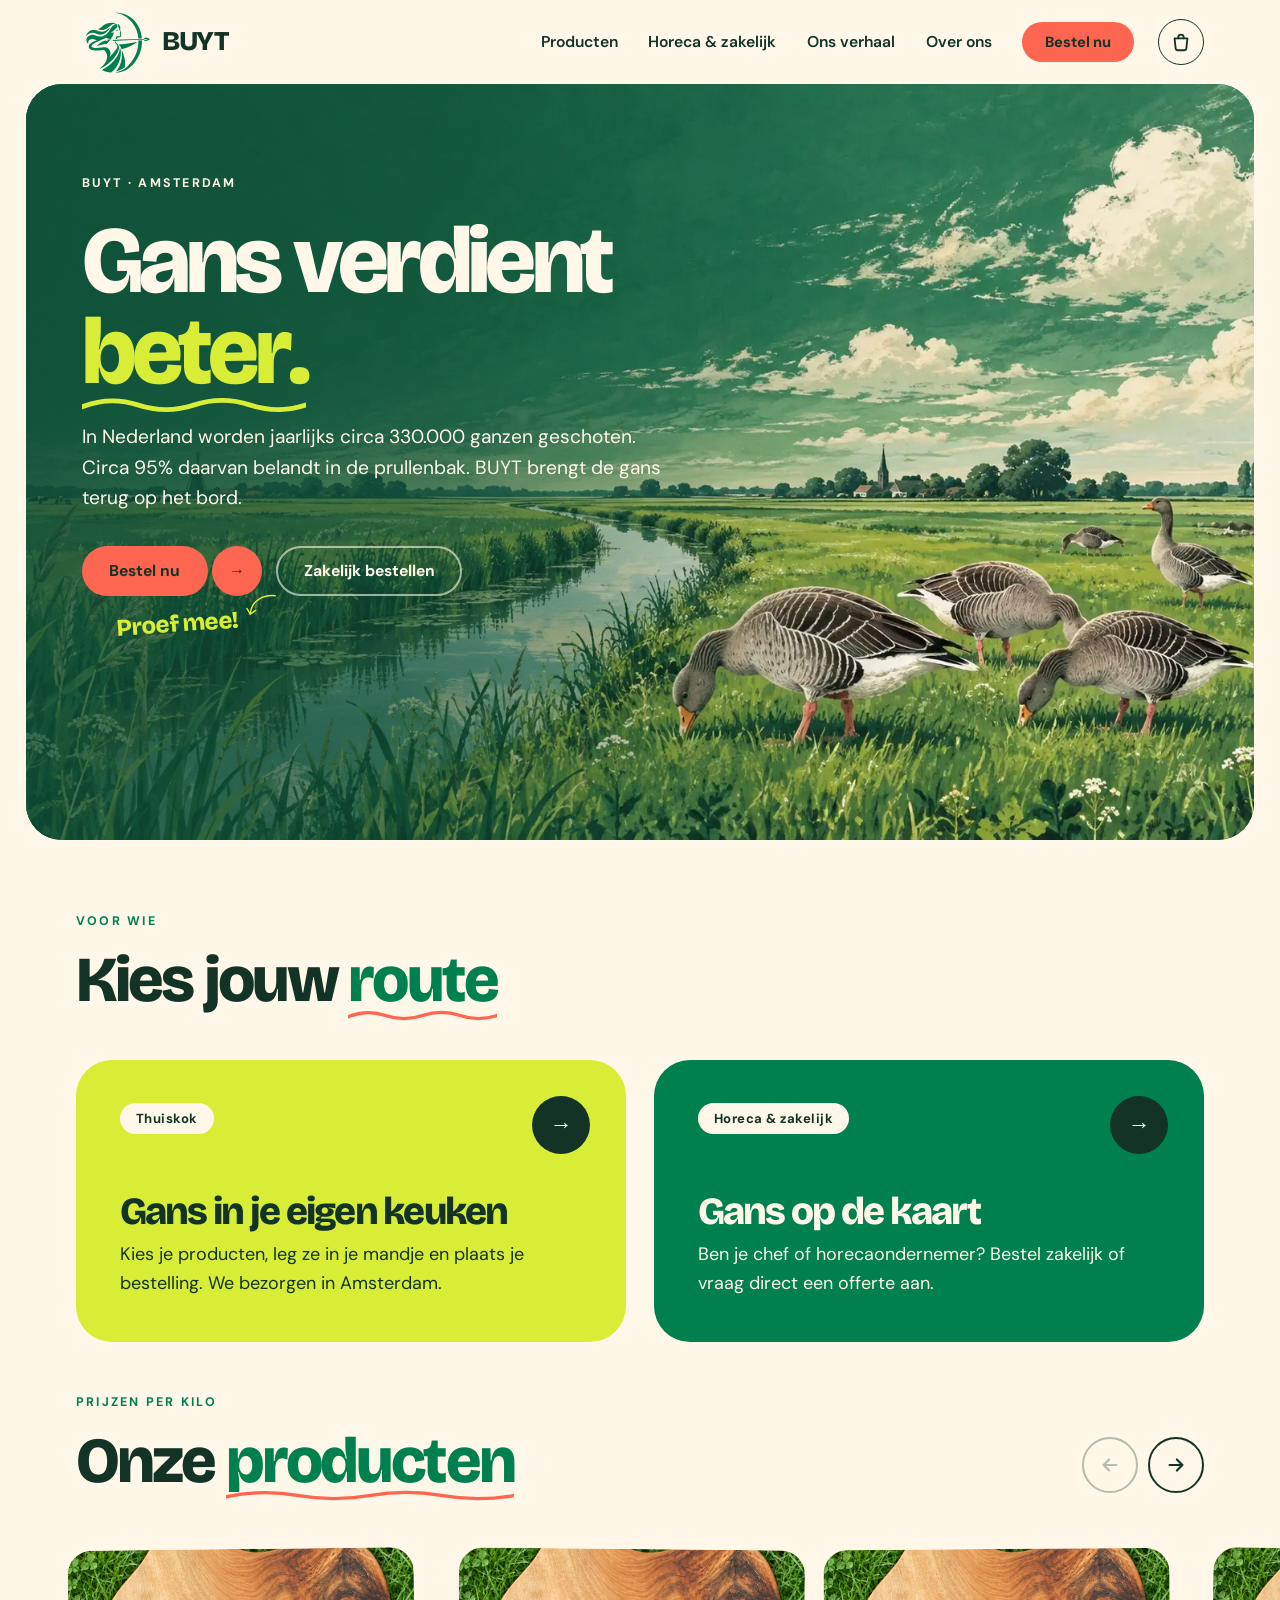
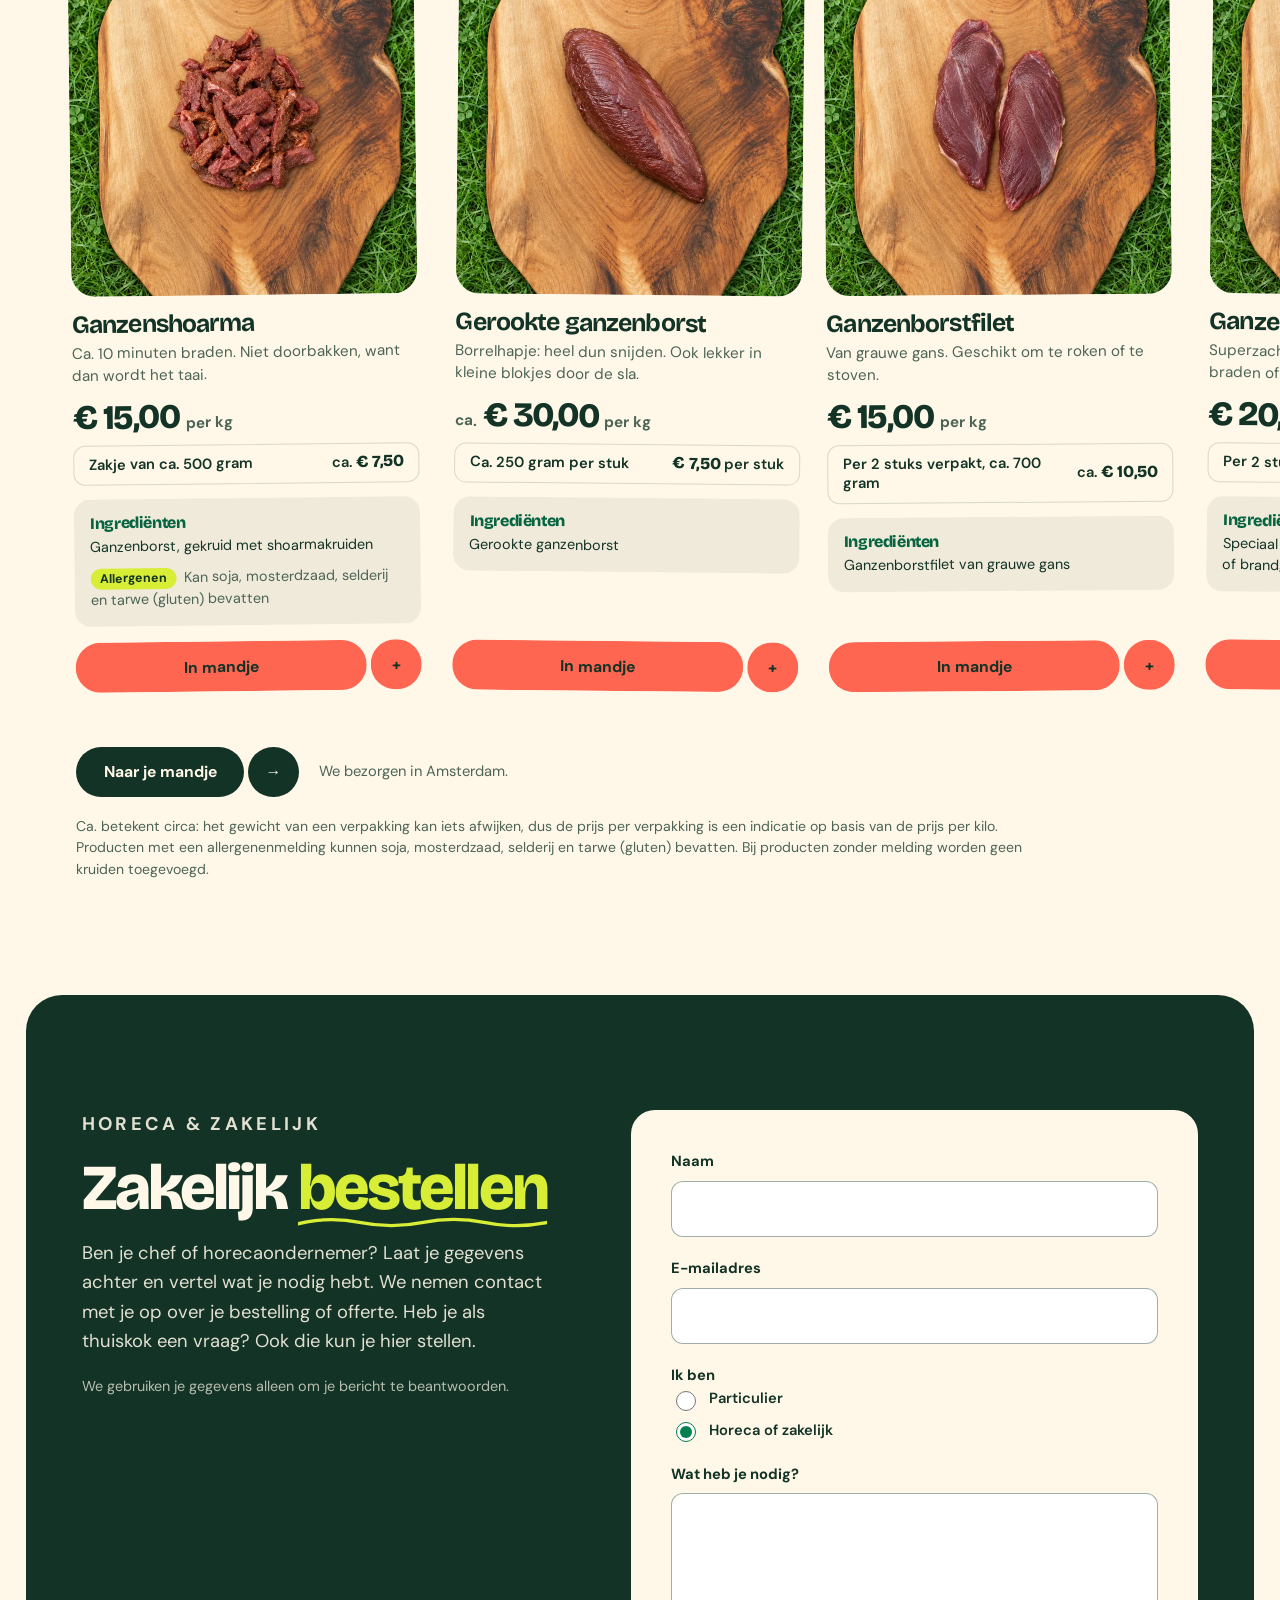
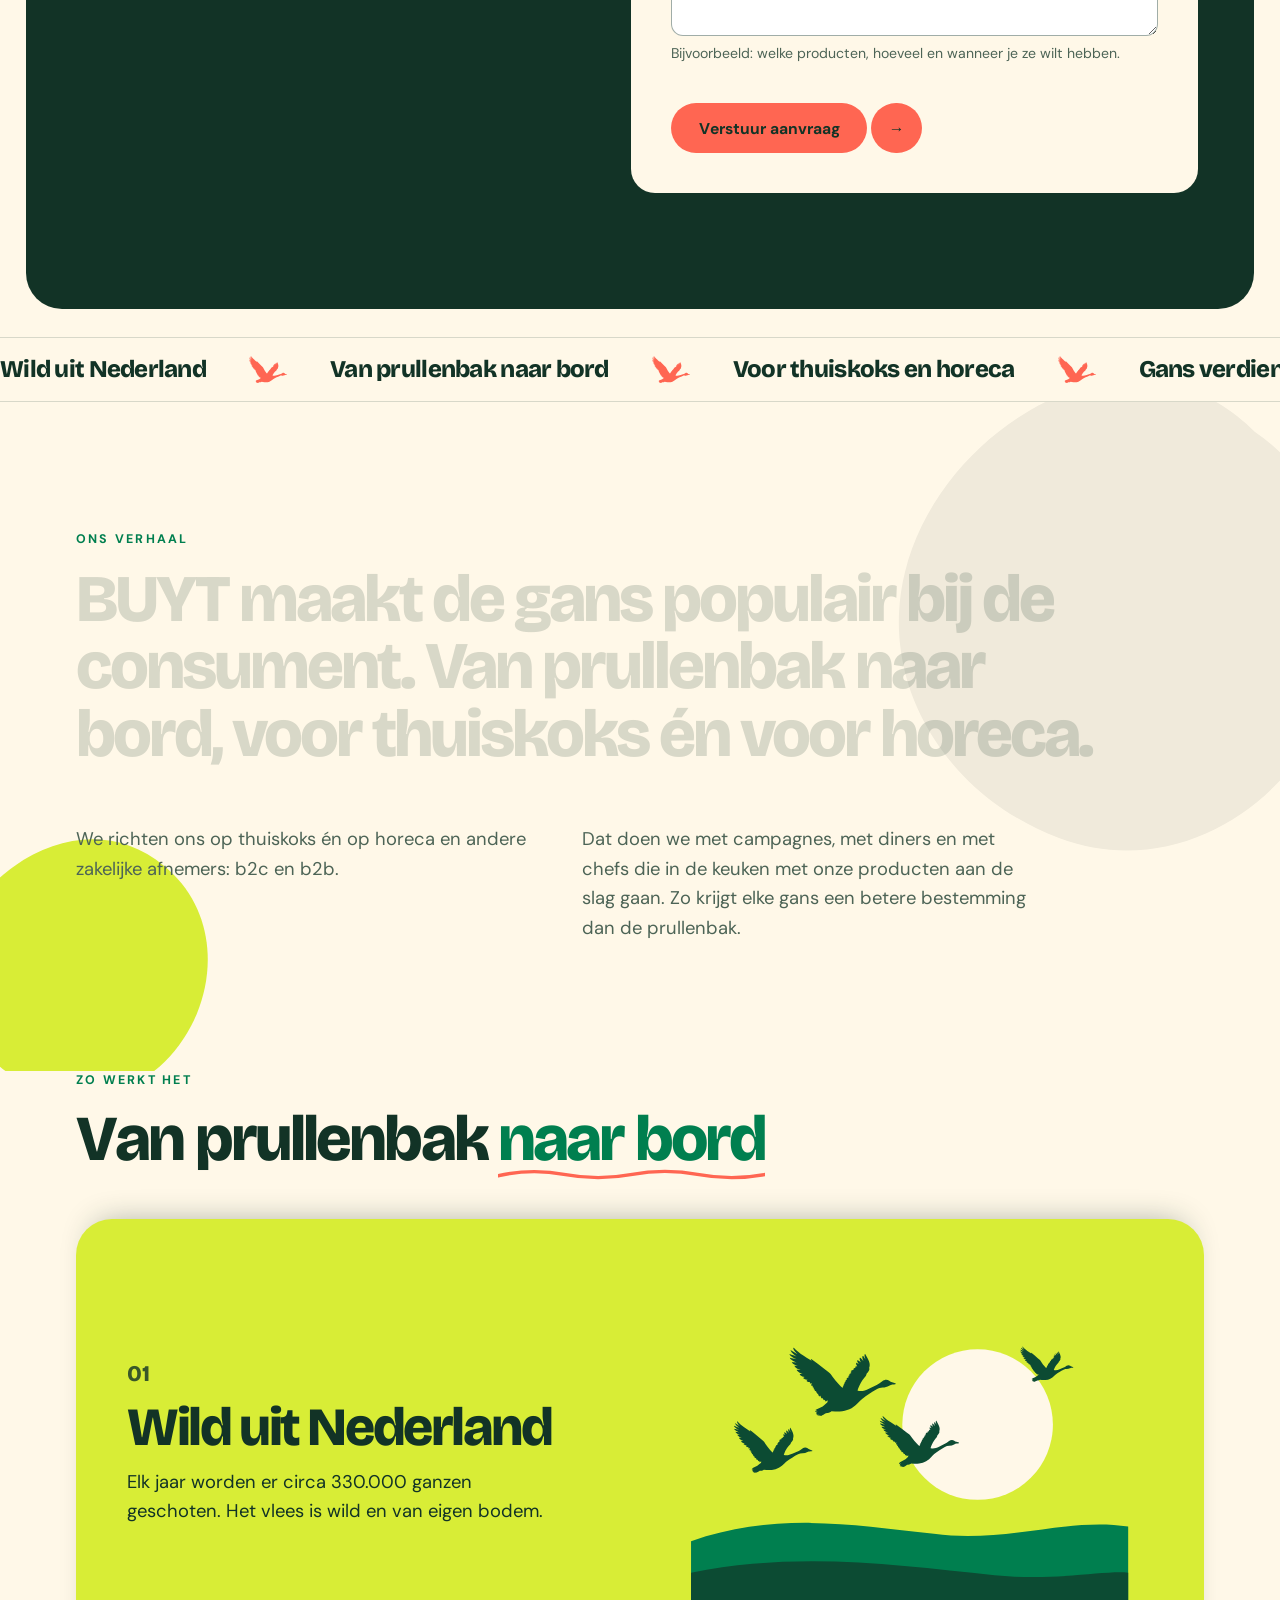
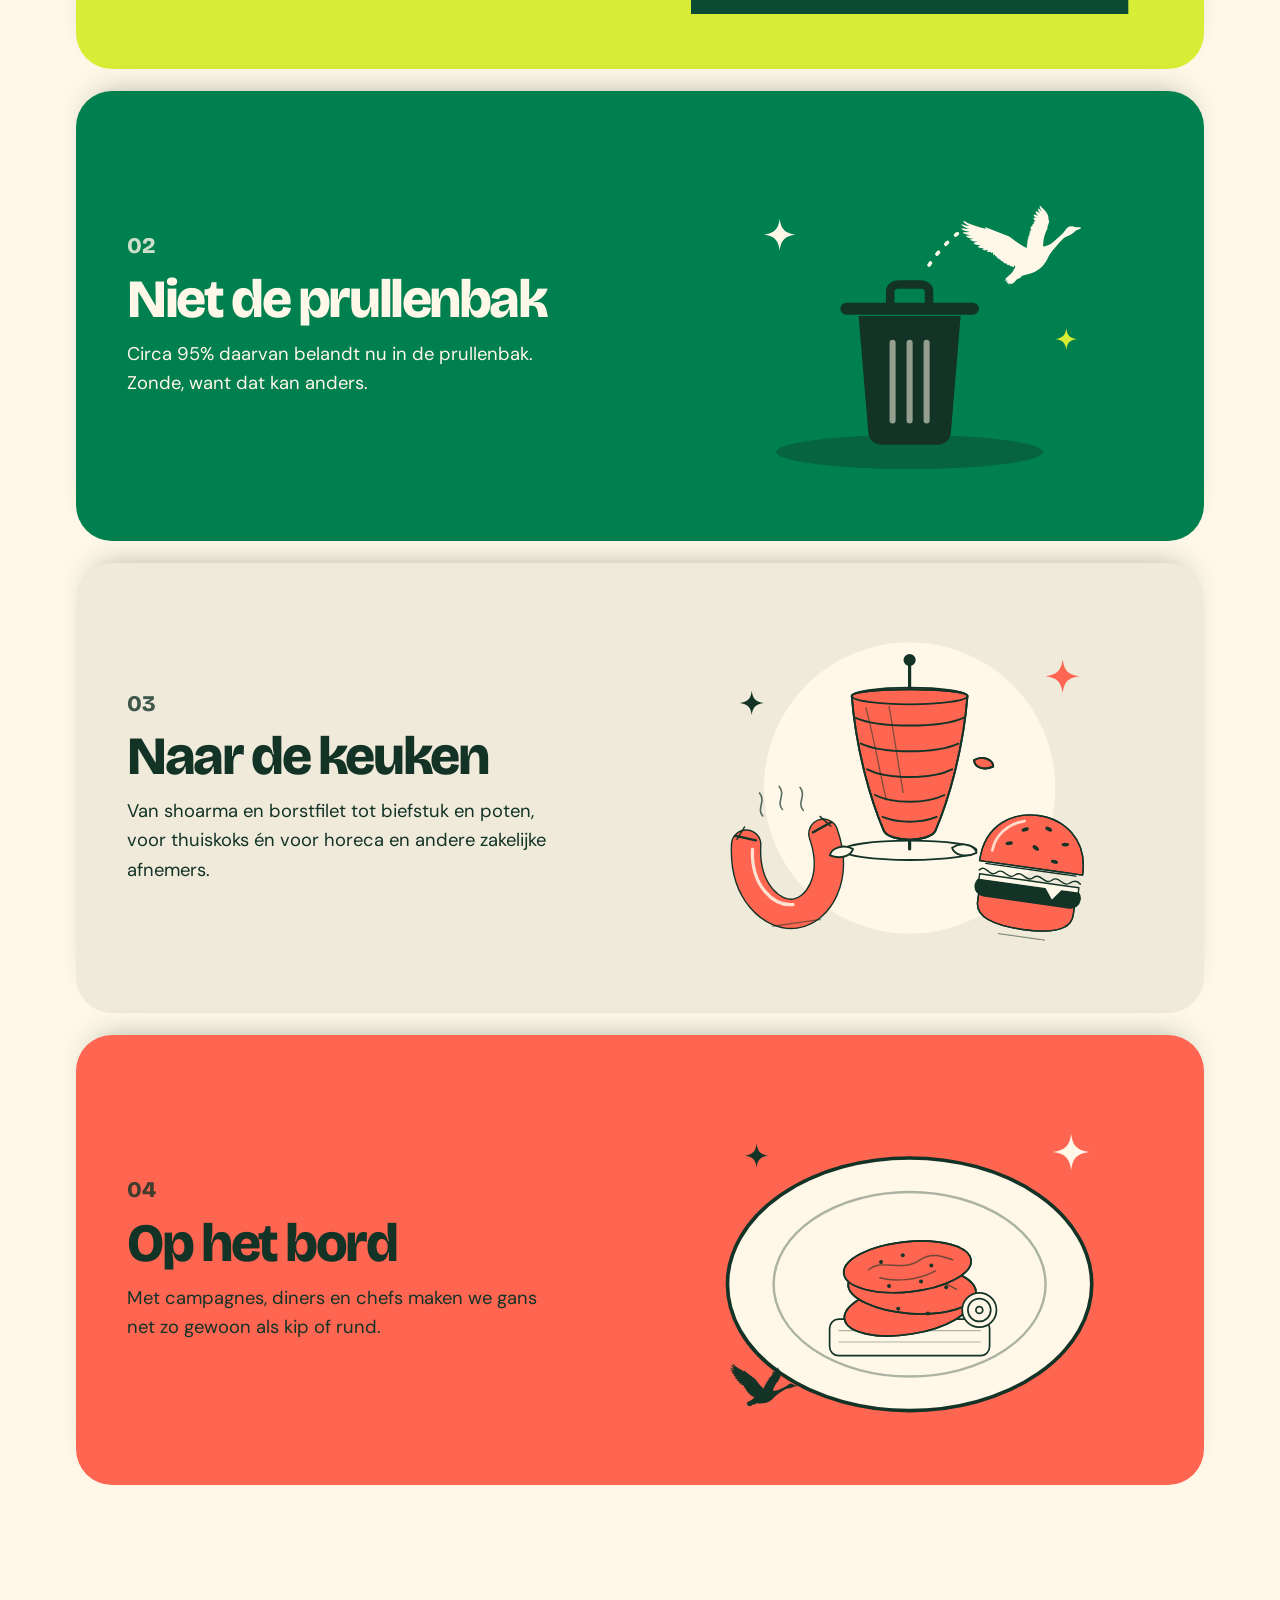
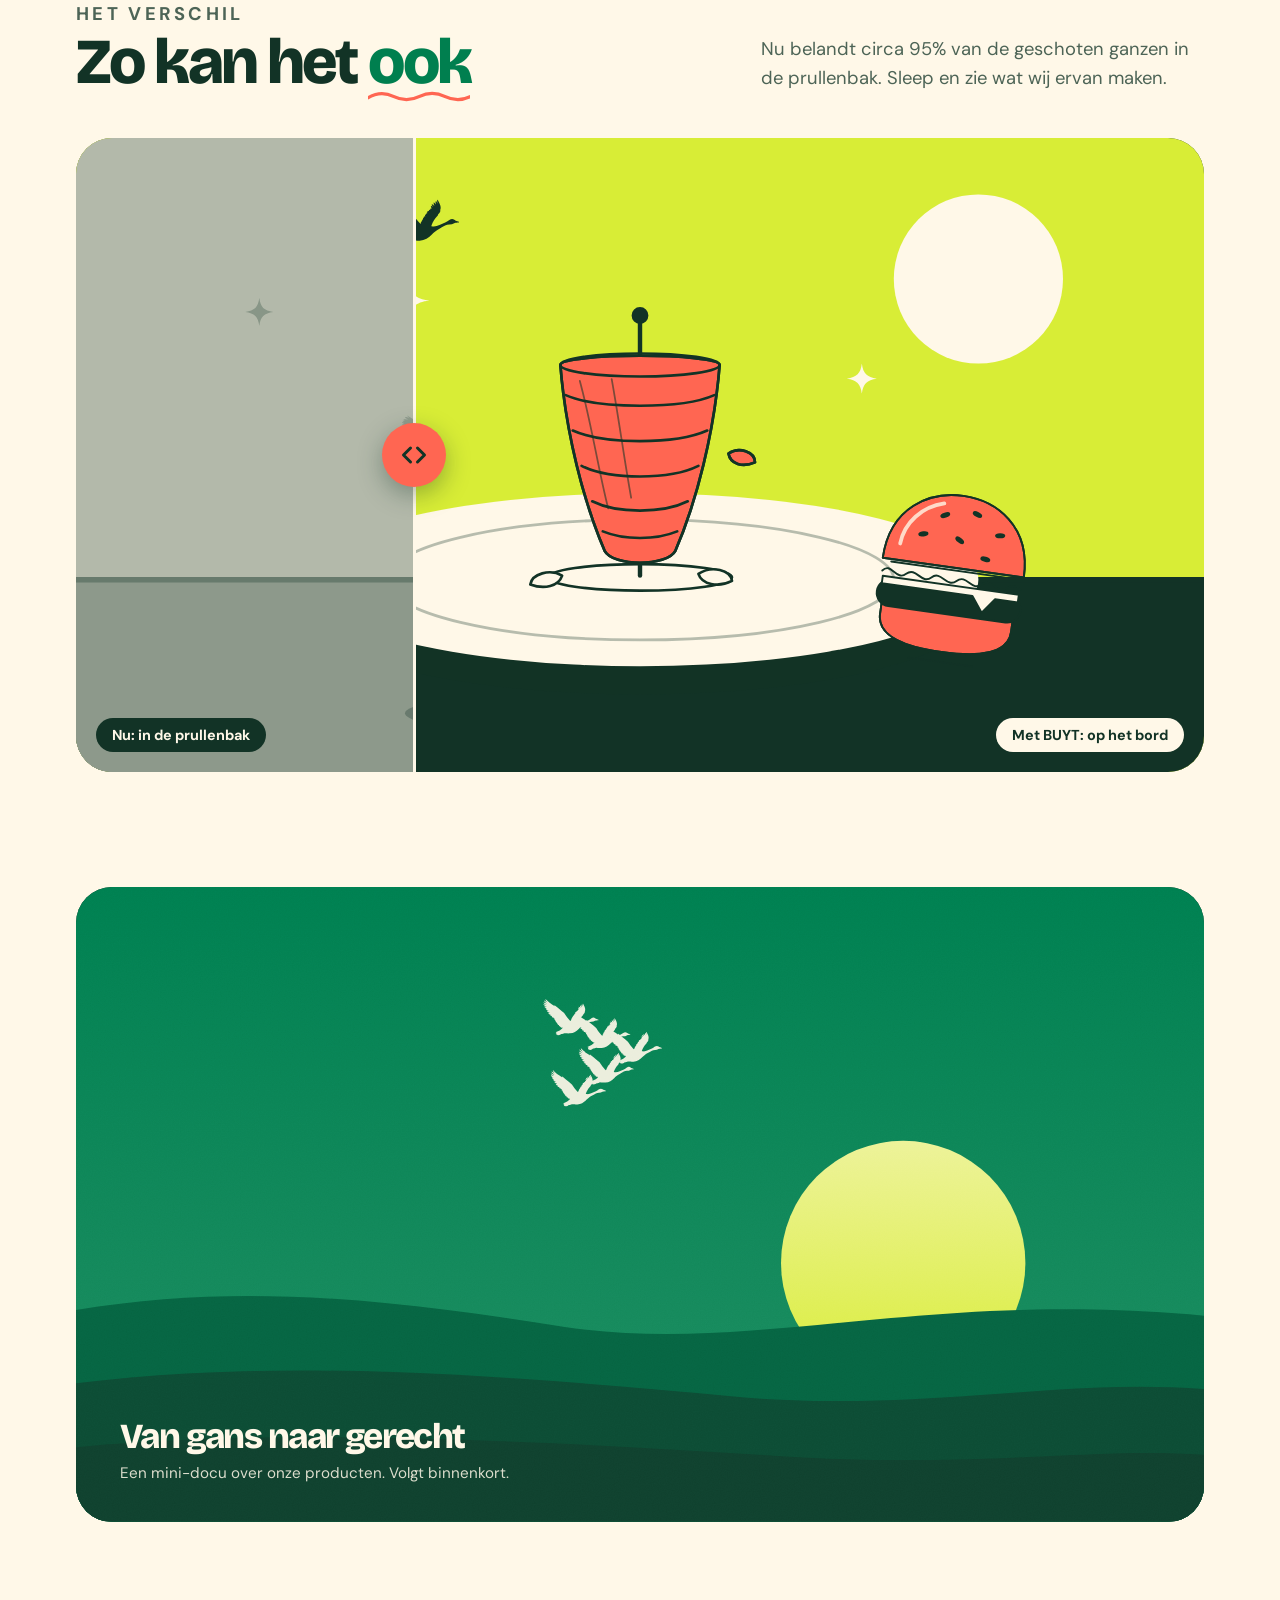
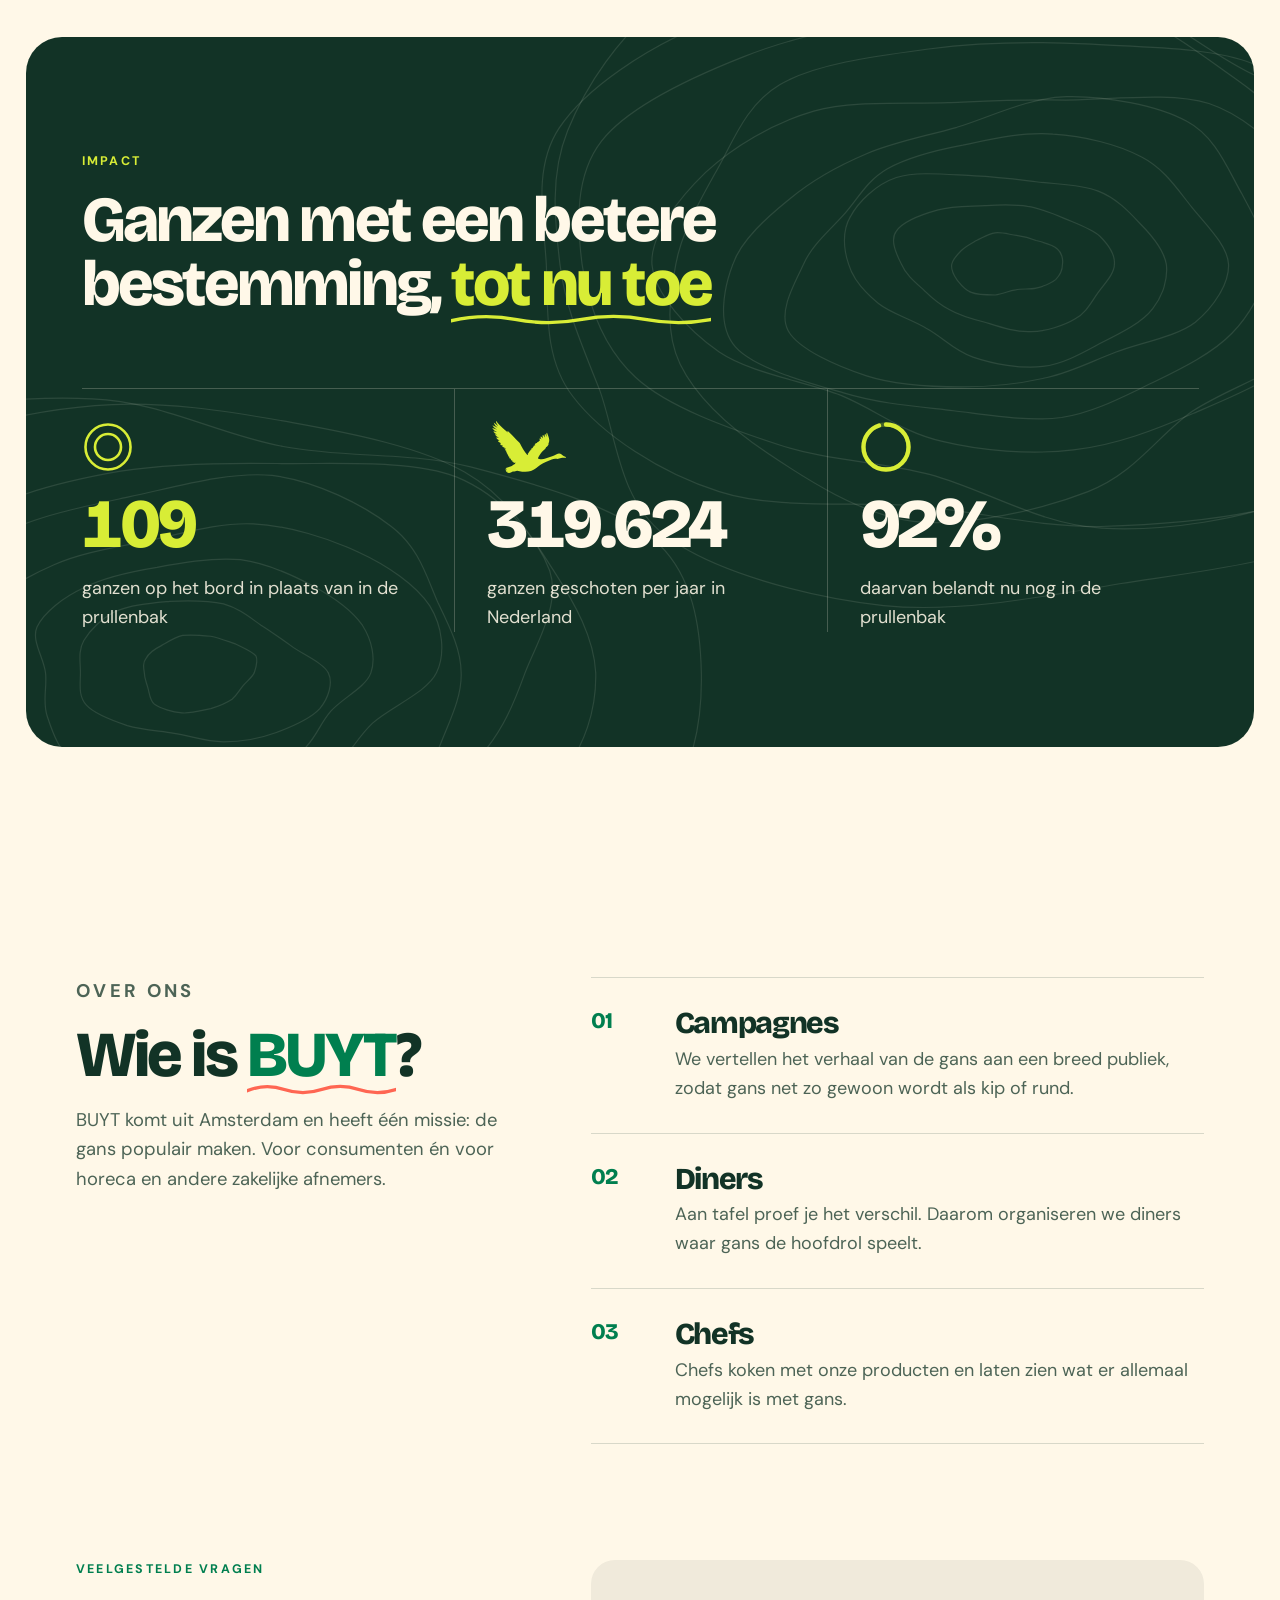
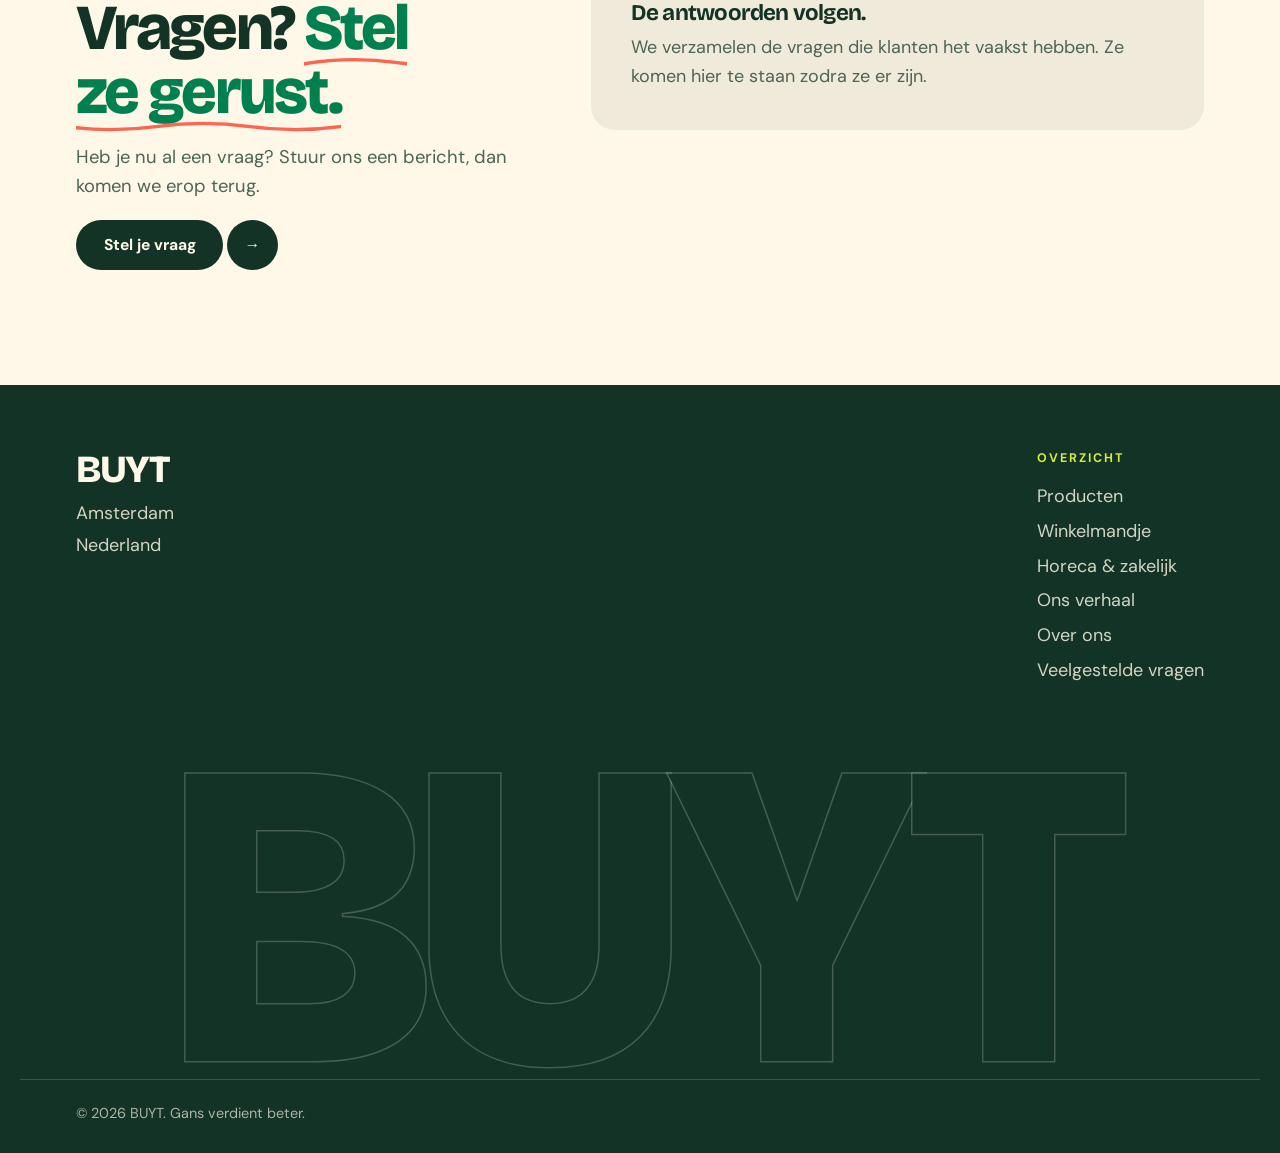
<file: index.html>
<!DOCTYPE html>
<html lang="nl">
<head>
  <meta charset="UTF-8">
  <meta name="viewport" content="width=device-width, initial-scale=1.0">
  <title>BUYT | Gans verdient beter</title>
  <meta name="description" content="In Nederland worden jaarlijks circa 330.000 ganzen geschoten en belandt circa 95% in de prullenbak. BUYT brengt de gans terug op het bord.">
  <meta name="theme-color" content="#FFF8E8">
  <meta property="og:type" content="website">
  <meta property="og:locale" content="nl_NL">
  <meta property="og:title" content="BUYT | Gans verdient beter">
  <meta property="og:description" content="Wij brengen de gans terug op het bord. Van prullenbak naar bord.">
  <meta property="og:url" content="https://eetbuyt.nl">
  <link rel="icon" href="assets/favicon.svg?v=3" type="image/svg+xml">
  <link rel="preload" href="assets/fonts/bricolage-grotesque-latin.woff2" as="font" type="font/woff2" crossorigin>
  <link rel="preload" href="assets/fonts/dm-sans-latin.woff2" as="font" type="font/woff2" crossorigin>
  <link rel="preload" href="assets/hero-a.webp" as="image" type="image/webp" fetchpriority="high">
  <link rel="stylesheet" href="css/style.css">
  <script>
    (function () {
      var d = document.documentElement;
      d.classList.add('js');
      try {
        var still = matchMedia('(prefers-reduced-motion: reduce)').matches;
        if (!still && !sessionStorage.getItem('buyt-intro')) {
          d.classList.add('intro-on');
          var l = document.createElement('link');
          l.rel = 'preload'; l.as = 'image'; l.href = 'assets/logo-animatie.svg';
          document.head.appendChild(l);
        }
      } catch (e) {}
      /* vangnet: mocht main.js niet laden, dan blijft de pagina toch zichtbaar */
      setTimeout(function () { d.classList.remove('intro-on'); d.classList.add('is-ready', 'force'); }, 9000);
    })();
  </script>
  <script src="js/cart.js" defer></script>
  <script src="js/brand.js" defer></script>
  <script src="js/main.js" defer></script>
  <script src="https://challenges.cloudflare.com/turnstile/v0/api.js" async defer></script>
</head>
<body id="top">
  <a class="skip" href="#main">Naar de inhoud</a>

  <div class="intro" aria-hidden="true">
    <div class="intro__bg"></div>
    <div class="intro__logo"><img data-src="assets/logo-animatie.svg" alt="" width="1350" height="1270"></div>
    <svg class="intro__wave" viewBox="0 0 100 200" preserveAspectRatio="none" focusable="false">
      <path fill="#007F4F" d="M0 5C10 -1 20 9 33 4S56 -2 68 5S90 9 100 3V197C90 203 78 193 66 198S42 204 30 197S8 193 0 199Z"/>
    </svg>
  </div>

  <svg width="0" height="0" style="position:absolute" aria-hidden="true" focusable="false">
    <defs>
      <symbol id="goose-fly" viewBox="0 0 1263.83 893.32"><path fill="currentColor" d="M284.43,888.31c-15.56,8.19-21.12,4.12-19.35,1.73l7.88-10.59-16.1,7.45c-2.1.97-5.6.55-7.96-1.27l12.47-14.61-18.15,7.07c-2.54.99-6.02,1.01-8.19-1.42,3.73-5.51,8.31-9.36,13.06-13.9-6.28,1.75-10.88,4.61-17.63,2.61,2.55-5.16,6.51-8.72,10.62-12.52l-10.94,1.36c-.62.08-2.56-.9-2.84-1.39-1.52-2.63,5.48-9.5,10.61-13.86l13.64-11.59-22.89,6.4c-2.5.7-6.26.16-8.68-1.02,1.59-8.11,15.69-14.46,24.19-19.04l-20.73.04c2.63-2.71,4.85-4.35,8.14-5.48l90.02-30.9c11.98-4.11,21.43-13.38,31.82-20.01l31.27-19.93c8.07-5.14,7.56-19.17,7.28-27.51l-16.98,11.9c-3.26,2.28-7.62.54-9.69-2.69-3.78-5.89-4.39-12.91-4.82-19.88-3.66,2.45-6.8,4.46-10.04,4.4-8.01-.15-11.42-16.74-12.51-28.16-2.36,2.06-5.26,4.24-7.59,4.48-10.53,1.08-17.98-24.54-16.44-39.21l-6.79,6.15c-9.8,8.88-21.83-19.91-20.13-37.49-3.12,2.25-7.52,4.23-10.29,1.55-3.78-3.65-4.69-9.02-4.52-14.48l-4.41-3.16c-1.01-6.81-.9-14.19-.37-21.03-3.36,1.78-7.08,3.63-9.83,4.12-3.73-2.42-6.52-7.06-6.15-11.26l1.19-13.36c-2.61.94-5.24,1.83-6.65,1.37-5.78-1.87-2.78-15.68.14-25.91-2.61,1.17-5.77,2.87-8.21,3.03-7.26.49-5.76-16.77-2.13-28.65l-9.76,4.44c-1.16.53-4.77-.33-5.62-1.23-6-6.33,1.37-25.52,8.05-36.07l-14.65,4.76c-2.96.96-7.98-1.82-9.12-4.3-2.4-5.23.43-9.36,3.79-13.79-15.27-.31-28.67-5.15-38.31-15.92-2.66-2.98-3.78-8.13.15-10.55l12.09-7.45c-20.4-.51-38-8.55-50.69-23.58-1.87-2.21-1.41-6.97,1.45-7.98l17.14-6.02c-20.06-5.25-37.05-15.34-50.21-30.31-3.16-3.6-5.21-6.89-6.32-12.19,12.91-2.67,24.79-3.31,37.67-4.38-27.14-8.05-48.14-20.58-63-43.86-2.31-3.62-3.61-7.09-3.76-11.66l48.38,5.1-17.24-7.79c-19.63-8.87-33.76-19.17-46.41-36.63-3.22-4.45-5.64-8.81-6.59-14.7l42.17,9.28c-12.76-7.42-24.53-13.05-35.75-21.39-11.93-8.86-30.1-26.22-31.23-40.98,11.65,2.4,21.93,5.71,33.13,9.01l24.8,7.3c-28.21-17.93-50.35-30.31-71.31-57.65-2.85-3.72-4.29-7.55-4.59-12.71,8.47,1.89,15.47,4.72,23.38,7.83l57.68,22.7c-22.85-13.94-43.57-29.15-61.6-48.73-6.76-7.34-17.89-20.76-16.94-29.62,16.72,7.49,30.86,16.14,46.47,23.92l37.24,18.57C61.47,93.25,29.71,63.2,23.01,31.91c-.12-.56.23-2.97.74-2.85l3.07.68,37.83,31.2,37.34,28.03c-10.85-13.4-21.24-25.38-29.11-40.24-7.67-14.48-16.45-33.29-11.44-48.74,2.34,1.26,4.07,2.47,5.19,3.93l23.97,31.16c24.53,31.89,80.35,82.49,113.03,109.85l61.28,51.31-7.88-19.76c-.34-.85.42-3.49,1.13-4.04.86-.66,3.64-.37,4.46.36l19.73,17.5,56.21,55.77,81.23,83.61,35.91,36.17c8.96,9.03,16.48,18.38,22.38,29.63l17.26,32.92c19.78,37.71,41.98,73.44,66.28,108.41,11.2,16.12,22.79,30.84,35.69,45.81l15.92-11.52c-3.66-.33-6.32-.69-9.35-2.24,5.87-10.23,13.92-16.43,22.9-21.58l-5.97-.88c-1.27-.19-1.16-4.04-.29-5.08,4.95-5.97,11.29-10.2,17.73-13.71l-4.86-2.81c-.99-.57.04-4.17.88-4.99,5.78-5.69,13.77-10.44,20.86-13.68-2.31-.97-5.01-2.17-5.87-3.39-3.37-4.82,13.17-15.51,22.91-18.77-3.02-.7-7.58-3.27-7.04-6.17,1.76-9.52,24.3-14.5,36.12-17.76l-9.22-3.72c-.92-.37-2.67-1.61-3.11-2.49-.53-1.05.56-3.68,1.35-4.76,5.38-7.43,13.46-10.09,21.86-12.51-2.63-1.01-5.08-1.93-6.51-3.06-3.5-2.77,4.48-11.24,14.35-13.81l16.16-4.21-7.85-6.11c-2.78-2.17-2.24-7.88,1.09-9.25l9.42-3.86c1.3-.23,2.58-.47,1.68-.3-2.84-2.18-6.16-3.88-5.34-7.34,1.51-6.39,22.41-10.61,33.75-11.11-1.66-2-3.1-4.72-3.01-7.25.25-7.38,15.95-10.18,27.3-9.71-1.7-4.41-2.03-8.97.41-13.47,4.28-7.92,15.89-7.26,26.87-5.47-9.65-11.98-16.59-38.44-8.27-42.17,1.59-.71,5.61-.56,7.19.65l21.73,16.64-9.71-20.49c-5.38-11.35-6.02-29.44-.52-29.4,10.08.07,29.03,21.64,38.14,32.07.26.06,2.4.35,1.31.15-6.31-17.38-12.4-34.87-7.97-51.81.53-2.02,2.62-4.55,4.19-4.82,7.74-1.34,22.73,23.21,29.56,34.08l7.74,12.31c-5.66-20.15-12.3-42.62-3.24-61.4.67-1.39,3.37-3.39,4.78-3.37s4.46,1.85,5.1,3.22l21.3,45.6-5.63-35.11c-.56-11.89,1.64-32.49,8.6-34.68,1.31-.41,3.93,1.81,4.53,3.38l20.86,54.06c6.83,17.69,10.98,35.32,13.9,54.17,3.82,24.63.03,49.4-12.04,70.92,4.64,8.82-.4,20.15-5.99,29.21-9.24,14.98-21.79,26.75-35.74,37.28-2.18,9.17-5.81,18.32-13.12,24.87l-17.95,16.08c-20.16,18.06-38.06,36.87-54.66,58.33-16.72,21.61-31.23,44.08-43.49,68.44-4.35,8.65-7.99,16.33-10.61,25.99l23.55,6.84c44.12,8.74,77.54,1.83,119.09-11.92l102.84-34.03,33.2-12.89,42.73-24.09c29.19-16.46,62-17.72,86.55,6.51,9.91,9.78,19.94,18.67,32.89,24.07l28.91,12.04c7.38,3.07,15.34,7.18,13.31,13.35-.59,1.79-3.83,4.3-6.19,4.49-27.31,2.2-44.94-6.81-78.84,7.16-26.93,11.1-54.35,15.58-83.62,12.27-26.63-3.01-51.4.13-76.46,9.69-35.38,13.5-69.04,29.09-103.28,45.5-30.44,14.59-60.04,28.84-88.91,46.21-16.62,10-31.65,21.11-46.26,33.81-64.63,56.19-137.79,89.85-225.1,87.24-30.09-.9-59.04-4.19-88.5-9.9l-43.44-8.41-14.45,6.44c-13.96,6.23-28.21,9.9-43.33,7.14-8.41-1.54-16.35-.19-23.98,3.62l-24.66,12.3c-9.15,4.38-18.26,7.84-28.13,10.05l-3.39-.23c-.85-.06-.6-2.46-.19-3.22l1.02-1.85c.16-.3-1.08.14-1.39.3Z"/></symbol>
      <symbol id="bin" viewBox="0 0 120 150">
        <path fill="currentColor" d="M18 40H102L94 136C93.500 142 89 146 83 146H37C31 146 26.500 142 26 136Z"/>
        <path d="M46 62V126M60 62V126M74 62V126" stroke="#FFF8E8" stroke-width="5" stroke-linecap="round" fill="none" opacity=".55"/>
        <path d="M8 34H112" stroke="currentColor" stroke-width="10" stroke-linecap="round" fill="none"/>
        <path d="M44 30V20C44 16 47 14 51 14H69C73 14 76 16 76 20V30" stroke="currentColor" stroke-width="7" stroke-linecap="round" stroke-linejoin="round" fill="none"/>
      </symbol>
      <symbol id="spark" viewBox="0 0 24 24">
        <path fill="currentColor" d="M12 0C13 8 16 11 24 12C16 13 13 16 12 24C11 16 8 13 0 12C8 11 11 8 12 0Z"/>
      </symbol>
      <symbol id="plate" viewBox="0 0 60 60">
        <g fill="none" stroke="currentColor" stroke-width="3" stroke-linecap="round">
          <circle cx="30" cy="30" r="26"/>
          <circle cx="30" cy="30" r="15"/>
        </g>
      </symbol>
    </defs>
  </svg>

  <header class="site-header">
    <div class="wrap header__inner">
      <a class="brand" href="#top" aria-label="BUYT, naar boven">
        <img src="assets/logo-still.svg" alt="" width="86" height="81">
        <span class="brand__name">BUYT</span>
      </a>
      <nav id="nav" class="nav" aria-label="Hoofdmenu">
        <a href="#producten">Producten</a>
        <a href="#zakelijk">Horeca &amp; zakelijk</a>
        <a href="#verhaal">Ons verhaal</a>
        <a href="#over-ons">Over ons</a>
        <a class="btn btn--primary btn--sm nav__cta" href="#producten"><span class="btn__label">Bestel nu</span></a>
      </nav>
      <div class="header__tools">
        <a class="cart-btn" href="afrekenen.html" aria-label="Winkelmandje, leeg">
          <svg viewBox="0 0 24 24" aria-hidden="true" fill="none" stroke="currentColor" stroke-width="2" stroke-linecap="round" stroke-linejoin="round"><path d="M5 8h14l-1.2 11.2A2 2 0 0 1 15.8 21H8.2a2 2 0 0 1-2-1.8L5 8z"/><path d="M9 8V7a3 3 0 0 1 6 0v1"/></svg>
          <span class="cart-btn__count" data-cart-count hidden>0</span>
        </a>
        <button class="burger" type="button" aria-expanded="false" aria-controls="nav" aria-label="Menu openen">
          <span></span><span></span><span></span>
        </button>
      </div>
    </div>
  </header>

  <main id="main">
    <section class="hero hero--image hero--illustration grain" aria-labelledby="hero-title">
      <!-- Hero-afbeelding. Nu versie A (illustratie). Wisselen naar versie B (foto):
           1. zet op de <section> hierboven "hero--photo" in plaats van "hero--illustration";
           2. gebruik hieronder src="assets/hero-b.webp" width="1344" height="752" en de alt-tekst
              "Grauwe ganzen grazen op een dijk naast een sloot in het Nederlandse polderlandschap";
           3. pas de <link rel="preload"> in de <head> aan naar assets/hero-b.webp. -->
      <div class="hero__art">
        <img src="assets/hero-a.webp" alt="Illustratie van een Nederlands polderlandschap met een sloot en grauwe ganzen die grazen" width="1672" height="941" fetchpriority="high" decoding="async">
      </div>
      <div class="wrap hero__inner">
        <div class="hero__copy">
          <p class="eyebrow" data-in style="--d:0">BUYT &middot; Amsterdam</p>
          <h1 id="hero-title" data-split>Gans verdient <em>beter.</em></h1>
          <p class="lead" data-in style="--d:1">In Nederland worden jaarlijks circa 330.000 ganzen geschoten. Circa 95% daarvan belandt in de prullenbak. BUYT brengt de gans terug op het bord.</p>
          <div class="hero__actions" data-in style="--d:2">
            <a class="btn btn--primary" href="#producten"><span class="btn__label">Bestel nu</span><span class="btn__arrow" aria-hidden="true">&rarr;</span></a>
            <a class="btn btn--outline" href="#zakelijk"><span class="btn__label">Zakelijk bestellen</span></a>
            <p class="note" aria-hidden="true">
              <span>Proef mee!</span>
              <svg viewBox="0 0 70 56" fill="none" stroke="currentColor" stroke-width="3" stroke-linecap="round" stroke-linejoin="round"><path d="M64 6C40 2 14 12 10 40"/><path d="M10 40L4 28M10 40L22 33"/></svg>
            </p>
          </div>
        </div>
      </div>
    </section>

    <section class="section routes" id="routes" aria-labelledby="routes-title">
      <div class="wrap">
        <p class="kicker reveal">Voor wie</p>
        <h2 id="routes-title" data-split>Kies jouw <em>route</em></h2>
        <div class="routes__grid">
          <a class="route reveal" href="#producten" data-type="particulier" style="--bg:#D8ED36; --fg:#123326">
            <span class="route__tag">Thuiskok</span>
            <h3>Gans in je eigen keuken</h3>
            <p>Kies je producten, leg ze in je mandje en plaats je bestelling. We bezorgen in Amsterdam.</p>
            <span class="route__go" aria-hidden="true">&rarr;</span>
          </a>
          <a class="route reveal" href="#zakelijk" data-type="zakelijk" style="--bg:#007F4F; --fg:#FFF8E8">
            <span class="route__tag">Horeca &amp; zakelijk</span>
            <h3>Gans op de kaart</h3>
            <p>Ben je chef of horecaondernemer? Bestel zakelijk of vraag direct een offerte aan.</p>
            <span class="route__go" aria-hidden="true">&rarr;</span>
          </a>
        </div>
      </div>
    </section>

    <section class="section products-section" id="producten" aria-labelledby="prod-title">
      <div class="wrap products-head">
        <div>
          <p class="kicker reveal">Prijzen per kilo</p>
          <h2 id="prod-title" data-split>Onze <em>producten</em></h2>
        </div>
        <div class="carousel-nav" role="group" aria-label="Blader door de producten">
          <button class="round" type="button" data-dir="-1" aria-label="Vorige producten"><svg viewBox="0 0 24 24" aria-hidden="true"><path d="M19 12H5M11 6l-6 6 6 6" fill="none" stroke="currentColor" stroke-width="2.4" stroke-linecap="round" stroke-linejoin="round"/></svg></button>
          <button class="round" type="button" data-dir="1" aria-label="Volgende producten"><svg viewBox="0 0 24 24" aria-hidden="true"><path d="M5 12h14M13 6l6 6-6 6" fill="none" stroke="currentColor" stroke-width="2.4" stroke-linecap="round" stroke-linejoin="round"/></svg></button>
        </div>
      </div>
      <div class="carousel" tabindex="0" role="region" aria-label="Onze producten, scroll of sleep opzij">
        <!-- Producten: elke kaart komt uit data/products.json (prijs, verpakking, ingrediënten). De tekst hieronder is de vaste
             opmaak; cart.js zet de prijzen uit de json erin. Foto ontbreekt nog? Zet de foto in assets/products/<id>-640.webp
             en -1200.webp, gebruik dezelfde <img srcset> als bij de andere kaarten en geef de wrapper class "card__img--photo". -->
        <ul class="track">
          <li class="card" style="--tile:#D8ED36; --tilt:-1.2deg">
            <div class="card__img card__img--photo grain"><img src="assets/products/ganzenshoarma-640.webp" srcset="assets/products/ganzenshoarma-640.webp 640w, assets/products/ganzenshoarma-1200.webp 1200w" sizes="(min-width: 901px) 360px, 72vw" alt="Ganzenshoarma: gekruide, dieprode reepjes ganzenvlees op een houten plank in het gras" width="640" height="640" loading="lazy" draggable="false"></div>
            <h3>Ganzenshoarma</h3>
            <p class="card__tip">Ca. 10 minuten braden. Niet doorbakken, want dan wordt het taai.</p>
            <div class="pricing">
              <p class="pricing__kg"><strong data-price-kg-for="ganzenshoarma">&euro;&nbsp;15,00</strong><span>per kg</span></p>
              <p class="pricing__pack"><span>Zakje van ca. 500 gram</span><span class="pricing__est">ca. <b data-price-for="ganzenshoarma">&euro;&nbsp;7,50</b></span></p>
            </div>
            <div class="ingr">
              <h4 class="ingr__title">Ingrediënten</h4>
              <p>Ganzenborst, gekruid met shoarmakruiden</p>
              <p class="ingr__allergen"><span>Allergenen</span>Kan soja, mosterdzaad, selderij en tarwe (gluten) bevatten</p>
            </div>
            <div class="card__actions">
              <button class="btn btn--primary btn--block" type="button" data-add="ganzenshoarma"><span class="btn__label">In mandje</span><span class="btn__arrow" aria-hidden="true">+</span></button>
              <div class="stepper" data-stepper="ganzenshoarma" role="group" aria-label="Aantal Ganzenshoarma" hidden>
                <button type="button" data-qty="dec" data-id="ganzenshoarma" aria-label="Minder Ganzenshoarma"><svg viewBox="0 0 24 24" aria-hidden="true"><path d="M5 12h14" fill="none" stroke="currentColor" stroke-width="2.6" stroke-linecap="round"/></svg></button>
                <span class="stepper__count" aria-live="polite"><span data-step-count>1</span> in je mandje</span>
                <button type="button" data-qty="inc" data-id="ganzenshoarma" aria-label="Meer Ganzenshoarma"><svg viewBox="0 0 24 24" aria-hidden="true"><path d="M12 5v14M5 12h14" fill="none" stroke="currentColor" stroke-width="2.6" stroke-linecap="round"/></svg></button>
              </div>
            </div>
          </li>
          <li class="card" style="--tile:#F0EADB; --tilt:1deg">
            <div class="card__img card__img--photo grain"><img src="assets/products/gerookte-ganzenborst-640.webp" srcset="assets/products/gerookte-ganzenborst-640.webp 640w, assets/products/gerookte-ganzenborst-1200.webp 1200w" sizes="(min-width: 901px) 360px, 72vw" alt="Gerookte ganzenborst: een hele gerookte borst op een houten plank in het gras" width="640" height="640" loading="lazy" draggable="false"></div>
            <h3>Gerookte ganzenborst</h3>
            <p class="card__tip">Borrelhapje: heel dun snijden. Ook lekker in kleine blokjes door de sla.</p>
            <div class="pricing">
              <p class="pricing__kg"><small class="approx">ca.</small> <strong data-price-kg-for="gerookte-ganzenborst">&euro;&nbsp;30,00</strong><span>per kg</span></p>
              <p class="pricing__pack"><span>Ca. 250 gram per stuk</span><span class="pricing__est"><b data-price-for="gerookte-ganzenborst">&euro;&nbsp;7,50</b> per stuk</span></p>
            </div>
            <div class="ingr">
              <h4 class="ingr__title">Ingrediënten</h4>
              <p>Gerookte ganzenborst</p>
            </div>
            <div class="card__actions">
              <button class="btn btn--primary btn--block" type="button" data-add="gerookte-ganzenborst"><span class="btn__label">In mandje</span><span class="btn__arrow" aria-hidden="true">+</span></button>
              <div class="stepper" data-stepper="gerookte-ganzenborst" role="group" aria-label="Aantal Gerookte ganzenborst" hidden>
                <button type="button" data-qty="dec" data-id="gerookte-ganzenborst" aria-label="Minder Gerookte ganzenborst"><svg viewBox="0 0 24 24" aria-hidden="true"><path d="M5 12h14" fill="none" stroke="currentColor" stroke-width="2.6" stroke-linecap="round"/></svg></button>
                <span class="stepper__count" aria-live="polite"><span data-step-count>1</span> in je mandje</span>
                <button type="button" data-qty="inc" data-id="gerookte-ganzenborst" aria-label="Meer Gerookte ganzenborst"><svg viewBox="0 0 24 24" aria-hidden="true"><path d="M12 5v14M5 12h14" fill="none" stroke="currentColor" stroke-width="2.6" stroke-linecap="round"/></svg></button>
              </div>
            </div>
          </li>
          <li class="card" style="--tile:#D8ED36; --tilt:-0.8deg">
            <div class="card__img card__img--photo grain"><img src="assets/products/ganzenborstfilet-640.webp" srcset="assets/products/ganzenborstfilet-640.webp 640w, assets/products/ganzenborstfilet-1200.webp 1200w" sizes="(min-width: 901px) 360px, 72vw" alt="Ganzenborstfilet: twee filets van grauwe gans op een houten plank in het gras" width="640" height="640" loading="lazy" draggable="false"></div>
            <h3>Ganzenborstfilet</h3>
            <p class="card__tip">Van grauwe gans. Geschikt om te roken of te stoven.</p>
            <div class="pricing">
              <p class="pricing__kg"><strong data-price-kg-for="ganzenborstfilet">&euro;&nbsp;15,00</strong><span>per kg</span></p>
              <p class="pricing__pack"><span>Per 2 stuks verpakt, ca. 700 gram</span><span class="pricing__est">ca. <b data-price-for="ganzenborstfilet">&euro;&nbsp;10,50</b></span></p>
            </div>
            <div class="ingr">
              <h4 class="ingr__title">Ingrediënten</h4>
              <p>Ganzenborstfilet van grauwe gans</p>
            </div>
            <div class="card__actions">
              <button class="btn btn--primary btn--block" type="button" data-add="ganzenborstfilet"><span class="btn__label">In mandje</span><span class="btn__arrow" aria-hidden="true">+</span></button>
              <div class="stepper" data-stepper="ganzenborstfilet" role="group" aria-label="Aantal Ganzenborstfilet" hidden>
                <button type="button" data-qty="dec" data-id="ganzenborstfilet" aria-label="Minder Ganzenborstfilet"><svg viewBox="0 0 24 24" aria-hidden="true"><path d="M5 12h14" fill="none" stroke="currentColor" stroke-width="2.6" stroke-linecap="round"/></svg></button>
                <span class="stepper__count" aria-live="polite"><span data-step-count>1</span> in je mandje</span>
                <button type="button" data-qty="inc" data-id="ganzenborstfilet" aria-label="Meer Ganzenborstfilet"><svg viewBox="0 0 24 24" aria-hidden="true"><path d="M12 5v14M5 12h14" fill="none" stroke="currentColor" stroke-width="2.6" stroke-linecap="round"/></svg></button>
              </div>
            </div>
          </li>
          <li class="card" style="--tile:#F0EADB; --tilt:1.2deg">
            <div class="card__img card__img--photo grain"><img src="assets/products/ganzenbiefstuk-640.webp" srcset="assets/products/ganzenbiefstuk-640.webp 640w, assets/products/ganzenbiefstuk-1200.webp 1200w" sizes="(min-width: 901px) 360px, 72vw" alt="Ganzenbiefstuk: twee donkerrode biefstukjes van gans op een houten plank in het gras" width="640" height="640" loading="lazy" draggable="false"></div>
            <h3>Ganzenbiefstuk</h3>
            <p class="card__tip">Superzachte stukjes borstfilet. Om-en-om braden of op de spies voor de barbecue.</p>
            <div class="pricing">
              <p class="pricing__kg"><strong data-price-kg-for="ganzenbiefstuk">&euro;&nbsp;20,00</strong><span>per kg</span></p>
              <p class="pricing__pack"><span>Per 2 stuks verpakt</span><span class="pricing__est">Prijs op gewicht</span></p>
            </div>
            <div class="ingr">
              <h4 class="ingr__title">Ingrediënten</h4>
              <p>Speciaal uitgezochte stukjes borstfilet van kol- of brandgans</p>
            </div>
            <div class="card__actions">
              <button class="btn btn--primary btn--block" type="button" data-add="ganzenbiefstuk"><span class="btn__label">In mandje</span><span class="btn__arrow" aria-hidden="true">+</span></button>
              <div class="stepper" data-stepper="ganzenbiefstuk" role="group" aria-label="Aantal Ganzenbiefstuk" hidden>
                <button type="button" data-qty="dec" data-id="ganzenbiefstuk" aria-label="Minder Ganzenbiefstuk"><svg viewBox="0 0 24 24" aria-hidden="true"><path d="M5 12h14" fill="none" stroke="currentColor" stroke-width="2.6" stroke-linecap="round"/></svg></button>
                <span class="stepper__count" aria-live="polite"><span data-step-count>1</span> in je mandje</span>
                <button type="button" data-qty="inc" data-id="ganzenbiefstuk" aria-label="Meer Ganzenbiefstuk"><svg viewBox="0 0 24 24" aria-hidden="true"><path d="M12 5v14M5 12h14" fill="none" stroke="currentColor" stroke-width="2.6" stroke-linecap="round"/></svg></button>
              </div>
            </div>
          </li>
          <li class="card" style="--tile:#D8ED36; --tilt:-1deg">
            <div class="card__img card__img--photo grain"><img src="assets/products/ganzenpoten-640.webp" srcset="assets/products/ganzenpoten-640.webp 640w, assets/products/ganzenpoten-1200.webp 1200w" sizes="(min-width: 901px) 360px, 72vw" alt="Ganzenpoten: twee ganzenpoten op een houten plank in het gras" width="640" height="640" loading="lazy" draggable="false"></div>
            <h3>Ganzenpoten</h3>
            <p class="card__tip">Om te stoven.</p>
            <div class="pricing">
              <p class="pricing__kg"><strong data-price-kg-for="ganzenpoten">&euro;&nbsp;15,00</strong><span>per kg</span></p>
              <p class="pricing__pack"><span>Verpakt per ongeveer 1 kilo</span><span class="pricing__est">ca. <b data-price-for="ganzenpoten">&euro;&nbsp;15,00</b></span></p>
            </div>
            <div class="ingr">
              <h4 class="ingr__title">Ingrediënten</h4>
              <p>Ganzenpoten</p>
            </div>
            <div class="card__actions">
              <button class="btn btn--primary btn--block" type="button" data-add="ganzenpoten"><span class="btn__label">In mandje</span><span class="btn__arrow" aria-hidden="true">+</span></button>
              <div class="stepper" data-stepper="ganzenpoten" role="group" aria-label="Aantal Ganzenpoten" hidden>
                <button type="button" data-qty="dec" data-id="ganzenpoten" aria-label="Minder Ganzenpoten"><svg viewBox="0 0 24 24" aria-hidden="true"><path d="M5 12h14" fill="none" stroke="currentColor" stroke-width="2.6" stroke-linecap="round"/></svg></button>
                <span class="stepper__count" aria-live="polite"><span data-step-count>1</span> in je mandje</span>
                <button type="button" data-qty="inc" data-id="ganzenpoten" aria-label="Meer Ganzenpoten"><svg viewBox="0 0 24 24" aria-hidden="true"><path d="M12 5v14M5 12h14" fill="none" stroke="currentColor" stroke-width="2.6" stroke-linecap="round"/></svg></button>
              </div>
            </div>
          </li>
        </ul>
      </div>
      <div class="wrap products-foot">
        <a class="btn btn--dark btn--cart" href="afrekenen.html"><span class="btn__label">Naar je mandje</span><span class="btn__arrow" aria-hidden="true">&rarr;</span><span class="btn__count" data-cart-count hidden>0</span></a>
        <p class="products-foot__note">We bezorgen in Amsterdam.</p>
      </div>
      <div class="wrap">
        <p class="products-note">Ca. betekent circa: het gewicht van een verpakking kan iets afwijken, dus de prijs per verpakking is een indicatie op basis van de prijs per kilo. Producten met een allergenenmelding kunnen soja, mosterdzaad, selderij en tarwe (gluten) bevatten. Bij producten zonder melding worden geen kruiden toegevoegd.</p>
      </div>
    </section>

    <section class="section section--forest section--order" id="zakelijk" aria-labelledby="order-title">
      <div class="wrap order">
        <div class="order__text reveal">
          <p class="kicker kicker--light">Horeca &amp; zakelijk</p>
          <h2 id="order-title">Zakelijk <em>bestellen</em></h2>
          <p>Ben je chef of horecaondernemer? Laat je gegevens achter en vertel wat je nodig hebt. We nemen contact met je op over je bestelling of offerte. Heb je als thuiskok een vraag? Ook die kun je hier stellen.</p>
          <p class="order__small">We gebruiken je gegevens alleen om je bericht te beantwoorden.</p>
        </div>
        <div class="order__card reveal">
          <form name="bestellen" method="POST" action="/api/request" class="form">
            <p class="hp"><label>Niet invullen: <input name="bot-field" tabindex="-1" autocomplete="off"></label></p>
            <div class="field">
              <label for="f-naam">Naam</label>
              <input id="f-naam" name="naam" type="text" autocomplete="name" required>
            </div>
            <div class="field">
              <label for="f-email">E-mailadres</label>
              <input id="f-email" name="email" type="email" autocomplete="email" required>
            </div>
            <fieldset class="field field--choice">
              <legend>Ik ben</legend>
              <label><input type="radio" name="type" value="particulier"> Particulier</label>
              <label><input type="radio" name="type" value="zakelijk" checked> Horeca of zakelijk</label>
            </fieldset>
            <div class="field">
              <label for="f-bericht">Wat heb je nodig?</label>
              <textarea id="f-bericht" name="bericht" rows="4" aria-describedby="f-bericht-hint"></textarea>
              <p class="field__hint" id="f-bericht-hint">Bijvoorbeeld: welke producten, hoeveel en wanneer je ze wilt hebben.</p>
            </div>
            <div class="cf-turnstile" data-sitekey="0x4AAAAAAFDeT2-O8JOwUgcN" data-language="nl"></div>
            <button class="btn btn--primary" type="submit"><span class="btn__label">Verstuur aanvraag</span><span class="btn__arrow" aria-hidden="true">&rarr;</span></button>
            <p class="form__msg form__msg--ok" role="status" hidden>Bedankt, je bericht is verstuurd. We nemen contact met je op.</p>
            <p class="form__msg form__msg--err" role="alert" hidden>Je bericht is niet verstuurd. Controleer je verbinding en probeer het opnieuw.</p>
          </form>
        </div>
      </div>
    </section>

    <div class="marquee" aria-hidden="true">
      <div class="marquee__track">
        <span>Wild uit Nederland</span><svg class="marquee__icon" viewBox="0 0 130 80"><use href="#goose-fly"/></svg>
        <span>Van prullenbak naar bord</span><svg class="marquee__icon" viewBox="0 0 130 80"><use href="#goose-fly"/></svg>
        <span>Voor thuiskoks en horeca</span><svg class="marquee__icon" viewBox="0 0 130 80"><use href="#goose-fly"/></svg>
        <span>Gans verdient beter</span><svg class="marquee__icon" viewBox="0 0 130 80"><use href="#goose-fly"/></svg>
        <span>Wild uit Nederland</span><svg class="marquee__icon" viewBox="0 0 130 80"><use href="#goose-fly"/></svg>
        <span>Van prullenbak naar bord</span><svg class="marquee__icon" viewBox="0 0 130 80"><use href="#goose-fly"/></svg>
        <span>Voor thuiskoks en horeca</span><svg class="marquee__icon" viewBox="0 0 130 80"><use href="#goose-fly"/></svg>
        <span>Gans verdient beter</span><svg class="marquee__icon" viewBox="0 0 130 80"><use href="#goose-fly"/></svg>
      </div>
    </div>

    <section class="section mission" id="verhaal" aria-labelledby="mission-title">
      <svg class="mission__blob mission__blob--a" viewBox="0 0 400 400" aria-hidden="true" focusable="false"><path fill="#F0EADB" d="M300 60C360 100 380 190 350 260C320 330 240 380 160 350C80 320 30 240 50 160C70 80 150 20 220 22C250 23 280 40 300 60Z"/></svg>
      <svg class="mission__blob mission__blob--b" viewBox="0 0 400 400" aria-hidden="true" focusable="false"><path fill="#D8ED36" d="M310 90C370 150 360 250 300 310C240 370 140 360 90 300C40 240 50 140 110 90C170 40 250 30 310 90Z"/></svg>
      <div class="wrap mission__inner">
        <p class="kicker reveal">Ons verhaal</p>
        <h2 id="mission-title" class="sr-only">Ons doel</h2>
        <p class="mission__statement fill" data-fill>BUYT maakt de gans populair bij de consument. Van prullenbak naar bord, voor thuiskoks &eacute;n voor horeca.</p>
        <div class="mission__cols">
          <p class="reveal">We richten ons op thuiskoks &eacute;n op horeca en andere zakelijke afnemers: b2c en b2b.</p>
          <p class="reveal">Dat doen we met campagnes, met diners en met chefs die in de keuken met onze producten aan de slag gaan. Zo krijgt elke gans een betere bestemming dan de prullenbak.</p>
        </div>
      </div>
    </section>

    <section class="section steps" aria-labelledby="steps-title">
      <div class="wrap">
        <div class="steps__head">
          <p class="kicker reveal">Zo werkt het</p>
          <h2 id="steps-title" data-split>Van prullenbak <em>naar bord</em></h2>
        </div>
        <ol class="stack">
          <li class="step" style="--bg:#D8ED36; --fg:#123326; --n:0">
            <div class="step__body">
              <span class="step__num">01</span>
              <h3>Wild uit Nederland</h3>
              <p>Elk jaar worden er circa 330.000 ganzen geschoten. Het vlees is wild en van eigen bodem.</p>
            </div>
            <svg class="step__art" viewBox="0 0 360 280" role="img" aria-label="Ganzen vliegen over een polder bij zonsondergang">
              <circle cx="236" cy="124" r="62" fill="#FFF8E8"/>
              <path d="M0 220C70 196 130 206 200 214C260 222 310 200 360 208V280H0Z" fill="#007F4F"/>
              <path d="M0 246C90 228 170 240 250 248C300 253 340 244 360 246V280H0Z" fill="#0C4B33"/>
              <g style="color:#0C4B33">
                <use href="#goose-fly" width="96" height="59" transform="translate(74 62) rotate(-8)"/>
                <use href="#goose-fly" width="72" height="44" transform="translate(30 122) rotate(-6)"/>
                <use href="#goose-fly" width="72" height="44" transform="translate(150 118) rotate(-8)"/>
                <use href="#goose-fly" width="48" height="30" transform="translate(268 60) rotate(-5)"/>
              </g>
            </svg>
          </li>
          <li class="step" style="--bg:#007F4F; --fg:#FFF8E8; --n:1">
            <div class="step__body">
              <span class="step__num">02</span>
              <h3>Niet de prullenbak</h3>
              <p>Circa 95% daarvan belandt nu in de prullenbak. Zonde, want dat kan anders.</p>
            </div>
            <svg class="step__art" viewBox="0 0 360 280" role="img" aria-label="Een gans vliegt de prullenbak uit">
              <ellipse cx="180" cy="252" rx="110" ry="14" fill="#123326" opacity=".35"/>
              <use href="#bin" x="120" y="100" width="120" height="150" style="color:#123326"/>
              <path d="M196 98C204 86 212 78 222 70" fill="none" stroke="#FFF8E8" stroke-width="3" stroke-linecap="round" stroke-dasharray="2 9"/>
              <use href="#goose-fly" width="104" height="64" transform="translate(214 66) rotate(-24)" style="color:#FFF8E8"/>
              <use href="#spark" x="60" y="60" width="26" height="26" style="color:#FFF8E8"/>
              <use href="#spark" x="300" y="150" width="18" height="18" style="color:#D8ED36"/>
            </svg>
          </li>
          <li class="step" style="--bg:#F0EADB; --fg:#123326; --n:2">
            <div class="step__body">
              <span class="step__num">03</span>
              <h3>Naar de keuken</h3>
              <p>Van shoarma en borstfilet tot biefstuk en poten, voor thuiskoks &eacute;n voor horeca en andere zakelijke afnemers.</p>
            </div>
            <svg class="step__art" viewBox="0 0 360 280" role="img" aria-label="Producten van gans">
              <circle cx="180" cy="140" r="120" fill="#FFF8E8"/>
              <image href="assets/product-rookworst.svg" x="14" y="130" width="130" height="130" transform="rotate(-8 79 195)"/>
              <image href="assets/product-burger.svg" x="216" y="134" width="130" height="130" transform="rotate(8 281 199)"/>
              <image href="assets/product-shoarma.svg" x="90" y="24" width="180" height="180"/>
              <use href="#spark" x="292" y="34" width="28" height="28" style="color:#FF6652"/>
              <use href="#spark" x="40" y="60" width="20" height="20" style="color:#123326"/>
            </svg>
          </li>
          <li class="step" style="--bg:#FF6652; --fg:#123326; --n:3">
            <div class="step__body">
              <span class="step__num">04</span>
              <h3>Op het bord</h3>
              <p>Met campagnes, diners en chefs maken we gans net zo gewoon als kip of rund.</p>
            </div>
            <svg class="step__art" viewBox="0 0 360 280" role="img" aria-label="Een gerecht van gans op een bord">
              <ellipse cx="180" cy="160" rx="150" ry="104" fill="#FFF8E8"/>
              <ellipse cx="180" cy="160" rx="150" ry="104" fill="none" stroke="#123326" stroke-width="3"/>
              <ellipse cx="180" cy="160" rx="112" ry="76" fill="none" stroke="#123326" stroke-width="2" opacity=".35"/>
              <image href="assets/product-pastrami.svg" x="100" y="72" width="160" height="160"/>
              <use href="#spark" x="298" y="36" width="30" height="30" style="color:#FFF8E8"/>
              <use href="#spark" x="44" y="44" width="20" height="20" style="color:#123326"/>
              <use href="#goose-fly" width="60" height="37" transform="translate(28 226) rotate(-8)" style="color:#123326"/>
            </svg>
          </li>
        </ol>
      </div>
    </section>

    <section class="section compare" aria-labelledby="compare-title">
      <div class="wrap">
        <div class="compare__head">
          <div>
            <p class="kicker reveal">Het verschil</p>
            <h2 id="compare-title" data-split>Zo kan het <em>ook</em></h2>
          </div>
          <p class="reveal">Nu belandt circa 95% van de geschoten ganzen in de prullenbak. Sleep en zie wat wij ervan maken.</p>
        </div>
        <div class="ba reveal" data-ba style="--pos:50%">
          <div class="ba__scene ba__scene--after">
            <svg viewBox="0 0 1200 675" preserveAspectRatio="xMidYMid slice" role="img" aria-label="Met BUYT: gerechten van gans op tafel">
              <rect width="1200" height="675" fill="#D8ED36"/>
              <circle cx="960" cy="150" r="90" fill="#FFF8E8"/>
              <path d="M0 470H1200V675H0Z" fill="#123326"/>
              <path d="M0 470H1200" stroke="#123326" stroke-width="6"/>
              <ellipse cx="600" cy="500" rx="360" ry="92" fill="#123326" opacity=".28"/>
              <ellipse cx="600" cy="470" rx="360" ry="92" fill="#FFF8E8"/>
              <ellipse cx="600" cy="470" rx="270" ry="64" fill="none" stroke="#123326" stroke-width="3" opacity=".3"/>
              <image href="assets/product-shoarma.svg" x="440" y="170" width="320" height="320"/>
              <image href="assets/product-rookworst.svg" x="150" y="330" width="230" height="230" transform="rotate(-8 265 445)"/>
              <image href="assets/product-burger.svg" x="820" y="330" width="230" height="230" transform="rotate(8 935 445)"/>
              <use href="#spark" x="330" y="150" width="46" height="46" style="color:#FFF8E8"/>
              <use href="#spark" x="820" y="240" width="32" height="32" style="color:#FFF8E8"/>
              <use href="#spark" x="130" y="250" width="26" height="26" style="color:#123326"/>
              <use href="#goose-fly" width="150" height="92" transform="translate(140 70) rotate(-8)" style="color:#123326"/>
              <use href="#goose-fly" width="90" height="55" transform="translate(320 60) rotate(-6)" style="color:#123326"/>
            </svg>
          </div>
          <div class="ba__scene ba__scene--before">
            <svg viewBox="0 0 1200 675" preserveAspectRatio="xMidYMid slice" role="img" aria-label="Nu: ganzen belanden in de prullenbak">
              <rect width="1200" height="675" fill="#B3B9AA"/>
              <path d="M0 470H1200V675H0Z" fill="#8D998B"/>
              <path d="M0 470H1200" stroke="#677A6C" stroke-width="6"/>
              <ellipse cx="600" cy="612" rx="250" ry="26" fill="#3D5649" opacity=".45"/>
              <g style="color:#3D5649">
                <use href="#goose-fly" width="130" height="80" transform="translate(500 70) rotate(58)" opacity=".38"/>
                <use href="#goose-fly" width="150" height="92" transform="translate(600 130) rotate(64)" opacity=".55"/>
                <use href="#goose-fly" width="170" height="104" transform="translate(690 210) rotate(72)" opacity=".8"/>
                <use href="#goose-fly" width="200" height="123" transform="translate(410 190) rotate(50)" opacity=".28"/>
              </g>
              <use href="#bin" x="440" y="270" width="320" height="400" style="color:#2E4B3D"/>
              <use href="#spark" x="180" y="170" width="30" height="30" style="color:#889687"/>
              <use href="#spark" x="980" y="260" width="22" height="22" style="color:#889687"/>
            </svg>
          </div>
          <span class="ba__label ba__label--l">Nu: in de prullenbak</span>
          <span class="ba__label ba__label--r">Met BUYT: op het bord</span>
          <div class="ba__handle" aria-hidden="true">
            <span class="ba__knob"><svg viewBox="0 0 24 24"><path d="M9 6l-6 6 6 6M15 6l6 6-6 6" fill="none" stroke="currentColor" stroke-width="2.6" stroke-linecap="round" stroke-linejoin="round"/></svg></span>
          </div>
          <input class="ba__range" type="range" min="0" max="100" step="1" value="50" aria-label="Sleep om te vergelijken: ganzen in de prullenbak of op het bord">
        </div>
      </div>
    </section>

    <section class="section section--tight" aria-label="Video">
      <div class="wrap">
        <div class="video grain reveal" data-goose-stage data-video-src="">
          <svg class="video__poster" viewBox="0 0 1200 675" preserveAspectRatio="xMidYMid slice" aria-hidden="true">
            <defs>
              <linearGradient id="vsky" x1="0" y1="0" x2="0" y2="1">
                <stop offset="0" stop-color="#007F4F"/>
                <stop offset="1" stop-color="#1F8E61"/>
              </linearGradient>
              <linearGradient id="vsun" x1="0" y1="0" x2="0" y2="1">
                <stop offset="0" stop-color="#EDF398"/>
                <stop offset="1" stop-color="#D8ED36"/>
              </linearGradient>
            </defs>
            <rect width="1200" height="675" fill="url(#vsky)"/>
            <circle cx="880" cy="400" r="130" fill="url(#vsun)"/>
            <path d="M0 450C180 420 340 440 520 468C720 498 900 428 1200 456V675H0Z" fill="#066441"/>
            <path d="M0 528C220 500 460 520 700 542C900 560 1040 522 1200 534V675H0Z" fill="#0C4B33"/>
            <path d="M0 596C240 574 500 590 760 606C960 618 1080 596 1200 604V675H0Z" fill="#0F402D"/>
            <g style="color:#FFF8E8" opacity=".92">
              <g transform="translate(560 150) rotate(-6) scale(.5)">
                <use href="#goose-fly" x="0" y="0" width="130" height="80"/>
                <use href="#goose-fly" x="-64" y="-36" width="130" height="80"/>
                <use href="#goose-fly" x="-64" y="38" width="130" height="80"/>
                <use href="#goose-fly" x="-128" y="-74" width="130" height="80"/>
                <use href="#goose-fly" x="-128" y="78" width="130" height="80"/>
              </g>
            </g>
          </svg>
          <!-- Zodra de video er is: zet hier weer <button class="video__play" type="button" aria-label="Video afspelen"> terug,
               vul data-video-src op .video en haal het bijschrift "volgt binnenkort" weg. -->
          <div class="video__caption">
            <p class="video__title">Van gans naar gerecht</p>
            <p class="video__sub">Een mini-docu over onze producten. Volgt binnenkort.</p>
          </div>
          <div class="cursor-goose" aria-hidden="true">
            <svg viewBox="0 0 1263.83 893.32" style="color:#FFF8E8"><use href="#goose-fly" width="1263.83" height="893.32"/></svg>
          </div>
        </div>
      </div>
    </section>

    <section class="section section--forest section--impact" aria-labelledby="impact-title">
      <div class="wrap">
        <p class="kicker kicker--light reveal">Impact</p>
        <h2 id="impact-title" data-split>Ganzen met een betere bestemming, <em>tot nu toe</em></h2>
        <div class="stats">
          <div class="stat reveal">
            <svg class="stat__icon" viewBox="0 0 60 60" aria-hidden="true"><use href="#plate"/></svg>
            <p class="stat__num stat__num--accent"><span data-count="113">113</span></p>
            <p class="stat__label">ganzen op het bord in plaats van in de prullenbak</p>
          </div>
          <div class="stat reveal">
            <svg class="stat__icon" viewBox="0 0 130 80" aria-hidden="true"><use href="#goose-fly"/></svg>
            <p class="stat__num"><span data-count="330000">330.000</span></p>
            <p class="stat__label">ganzen geschoten per jaar in Nederland</p>
          </div>
          <div class="stat reveal">
            <svg class="stat__icon stat__ring" viewBox="0 0 60 60" aria-hidden="true">
              <circle cx="30" cy="30" r="26" fill="none" stroke="currentColor" stroke-opacity=".25" stroke-width="5"/>
              <circle class="stat__arc" cx="30" cy="30" r="26" fill="none" stroke="currentColor" stroke-width="5" stroke-linecap="round" pathLength="100" stroke-dasharray="95 100" transform="rotate(-90 30 30)"/>
            </svg>
            <p class="stat__num"><span data-count="95">95</span>%</p>
            <p class="stat__label">daarvan belandt nu nog in de prullenbak</p>
          </div>
        </div>
      </div>
    </section>

    <section class="section" id="over-ons" aria-labelledby="about-title">
      <div class="wrap about">
        <div class="about__intro reveal">
          <p class="kicker">Over ons</p>
          <h2 id="about-title">Wie is <em>BUYT</em>?</h2>
          <p>BUYT komt uit Amsterdam en heeft &eacute;&eacute;n missie: de gans populair maken. Voor consumenten &eacute;n voor horeca en andere zakelijke afnemers.</p>
        </div>
        <ol class="pillars">
          <li class="pillar reveal">
            <span class="pillar__num">01</span>
            <div>
              <h3>Campagnes</h3>
              <p>We vertellen het verhaal van de gans aan een breed publiek, zodat gans net zo gewoon wordt als kip of rund.</p>
            </div>
          </li>
          <li class="pillar reveal">
            <span class="pillar__num">02</span>
            <div>
              <h3>Diners</h3>
              <p>Aan tafel proef je het verschil. Daarom organiseren we diners waar gans de hoofdrol speelt.</p>
            </div>
          </li>
          <li class="pillar reveal">
            <span class="pillar__num">03</span>
            <div>
              <h3>Chefs</h3>
              <p>Chefs koken met onze producten en laten zien wat er allemaal mogelijk is met gans.</p>
            </div>
          </li>
        </ol>
      </div>
    </section>

    <section class="section section--tight faq" id="faq" aria-labelledby="faq-title">
      <div class="wrap faq__grid">
        <div class="faq__intro reveal">
          <p class="kicker">Veelgestelde vragen</p>
          <h2 id="faq-title">Vragen? <em>Stel ze gerust.</em></h2>
          <p>Heb je nu al een vraag? Stuur ons een bericht, dan komen we erop terug.</p>
          <a class="btn btn--dark" href="#zakelijk"><span class="btn__label">Stel je vraag</span><span class="btn__arrow" aria-hidden="true">&rarr;</span></a>
        </div>
        <!-- Zodra de vragen er zijn: zet hier de accordeon terug, in <div class="faq__list">, met per vraag:
             <details class="faq__item reveal"><summary><span>Vraag</span><span class="faq__icon" aria-hidden="true"></span></summary>
             <div class="faq__a"><p>Antwoord</p></div></details> -->
        <div class="faq__soon reveal">
          <p class="faq__soon-title">De antwoorden volgen.</p>
          <p>We verzamelen de vragen die klanten het vaakst hebben. Ze komen hier te staan zodra ze er zijn.</p>
        </div>
      </div>
    </section>
  </main>

  <footer class="footer">
    <div class="wrap footer__inner">
      <div>
        <p class="footer__brand">BUYT</p>
        <p>Amsterdam</p>
        <p>Nederland</p>
      </div>
      <div>
        <p class="footer__head">Overzicht</p>
        <ul>
          <li><a href="#producten">Producten</a></li>
          <li><a href="afrekenen.html">Winkelmandje</a></li>
          <li><a href="#zakelijk">Horeca &amp; zakelijk</a></li>
          <li><a href="#verhaal">Ons verhaal</a></li>
          <li><a href="#over-ons">Over ons</a></li>
          <li><a href="#faq">Veelgestelde vragen</a></li>
        </ul>
      </div>
    </div>
    <p class="footer__mark" aria-hidden="true" data-mark>BUYT</p>
    <div class="wrap footer__bottom">
      <p>&copy; 2026 BUYT. Gans verdient beter.</p>
    </div>
  </footer>
</body>
</html>
</file>
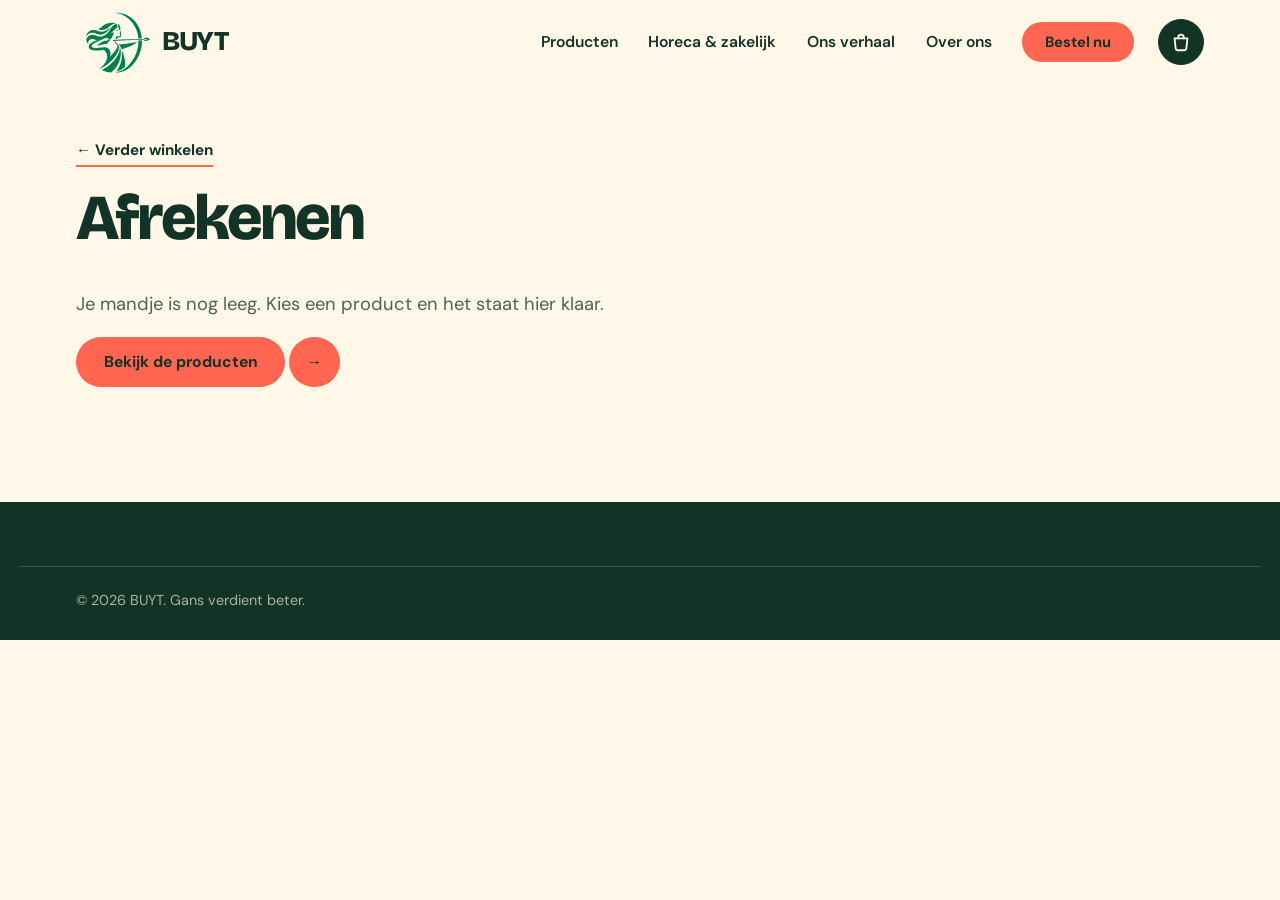
<file: afrekenen.html>
<!DOCTYPE html>
<html lang="nl">
<head>
  <meta charset="UTF-8">
  <meta name="viewport" content="width=device-width, initial-scale=1.0">
  <title>Afrekenen | BUYT</title>
  <meta name="robots" content="noindex">
  <meta name="theme-color" content="#FFF8E8">
  <link rel="icon" href="assets/favicon.svg?v=3" type="image/svg+xml">
  <link rel="preload" href="assets/fonts/bricolage-grotesque-latin.woff2" as="font" type="font/woff2" crossorigin>
  <link rel="preload" href="assets/fonts/dm-sans-latin.woff2" as="font" type="font/woff2" crossorigin>
  <link rel="stylesheet" href="css/style.css">
  <script>document.documentElement.classList.add('js')</script>
  <script src="js/cart.js" defer></script>
  <script src="js/brand.js" defer></script>
  <script src="js/subpage.js" defer></script>
  <script src="js/checkout.js" defer></script>
  <script src="https://challenges.cloudflare.com/turnstile/v0/api.js" async defer></script>
</head>
<body>
  <a class="skip" href="#main">Naar de inhoud</a>

  <header class="site-header">
    <div class="wrap header__inner">
      <a class="brand" href="index.html" aria-label="BUYT, naar de homepage">
        <img src="assets/logo-still.svg" alt="" width="86" height="81">
        <span class="brand__name">BUYT</span>
      </a>
      <nav id="nav" class="nav" aria-label="Hoofdmenu">
        <a href="index.html#producten">Producten</a>
        <a href="index.html#zakelijk">Horeca &amp; zakelijk</a>
        <a href="index.html#verhaal">Ons verhaal</a>
        <a href="index.html#over-ons">Over ons</a>
        <a class="btn btn--primary btn--sm nav__cta" href="index.html#producten"><span class="btn__label">Bestel nu</span></a>
      </nav>
      <div class="header__tools">
        <a class="cart-btn" href="afrekenen.html" aria-current="page" aria-label="Winkelmandje, leeg">
          <svg viewBox="0 0 24 24" aria-hidden="true" fill="none" stroke="currentColor" stroke-width="2" stroke-linecap="round" stroke-linejoin="round"><path d="M5 8h14l-1.2 11.2A2 2 0 0 1 15.8 21H8.2a2 2 0 0 1-2-1.8L5 8z"/><path d="M9 8V7a3 3 0 0 1 6 0v1"/></svg>
          <span class="cart-btn__count" data-cart-count hidden>0</span>
        </a>
        <button class="burger" type="button" aria-expanded="false" aria-controls="nav" aria-label="Menu openen">
          <span></span><span></span><span></span>
        </button>
      </div>
    </div>
  </header>

  <main id="main" class="checkout">
    <div class="wrap">
      <a class="back-link" href="index.html#producten">&larr; Verder winkelen</a>
      <h1>Afrekenen</h1>

      <div class="checkout__empty" data-cart-empty hidden>
        <p>Je mandje is nog leeg. Kies een product en het staat hier klaar.</p>
        <a class="btn btn--primary" href="index.html#producten"><span class="btn__label">Bekijk de producten</span><span class="btn__arrow" aria-hidden="true">&rarr;</span></a>
      </div>

      <form class="checkout__grid" name="bestelling" data-cart-filled hidden>
        <div class="checkout__form">
          <p class="hp"><label>Niet invullen: <input name="bot-field" tabindex="-1" autocomplete="off"></label></p>

          <section class="panel" aria-labelledby="h-gegevens">
            <h2 id="h-gegevens">Jouw gegevens</h2>
            <div class="field">
              <label for="c-naam">Naam</label>
              <input id="c-naam" name="naam" type="text" autocomplete="name" required>
            </div>
            <div class="field-row">
              <div class="field">
                <label for="c-email">E-mailadres</label>
                <input id="c-email" name="email" type="email" autocomplete="email" required>
              </div>
              <div class="field">
                <label for="c-tel">Telefoon <small>(optioneel)</small></label>
                <input id="c-tel" name="telefoon" type="tel" autocomplete="tel">
              </div>
            </div>
          </section>

          <section class="panel" aria-labelledby="h-adres">
            <h2 id="h-adres">Bezorgadres</h2>
            <p class="panel__note">We bezorgen in Amsterdam.</p>
            <div class="field">
              <label for="c-straat">Straat en huisnummer</label>
              <input id="c-straat" name="adres" type="text" autocomplete="address-line1" required>
            </div>
            <div class="field-row field-row--postcode">
              <div class="field">
                <label for="c-postcode">Postcode</label>
                <input id="c-postcode" name="postcode" type="text" autocomplete="postal-code" pattern="[1-9][0-9]{3}\s?[A-Za-z]{2}" title="Vier cijfers en twee letters, bijvoorbeeld 1012 AB" aria-describedby="c-postcode-hint" required>
              </div>
              <div class="field">
                <label for="c-plaats">Plaats</label>
                <input id="c-plaats" name="plaats" type="text" autocomplete="address-level2" required>
              </div>
            </div>
            <p class="field__hint field__hint--warn" id="c-postcode-hint" aria-live="polite"></p>
            <div class="field">
              <label for="c-opmerking">Opmerking <small>(optioneel)</small></label>
              <textarea id="c-opmerking" name="opmerking" rows="3"></textarea>
            </div>
            <div class="cf-turnstile" data-sitekey="0x4AAAAAAFDeT2-O8JOwUgcN" data-language="nl"></div>
          </section>
        </div>

        <aside class="summary" aria-labelledby="sum-title">
          <h2 id="sum-title">Jouw bestelling</h2>
          <ul class="cart-lines" data-cart-lines data-editable></ul>
          <dl class="sum-rows">
            <div><dt data-subtotal-label>Subtotaal</dt><dd data-cart-subtotal></dd></div>
            <div><dt>Bezorging</dt><dd data-cart-shipping></dd></div>
            <div class="sum-rows__total"><dt data-total-label>Totaal</dt><dd data-cart-total></dd></div>
          </dl>
          <button class="btn btn--primary" type="submit" id="pay"><span class="btn__label">Bestelling plaatsen</span><span class="btn__arrow" aria-hidden="true">&rarr;</span></button>
          <p class="form__msg form__msg--err" role="alert" hidden data-msg-err></p>
          <p class="summary__note" data-price-note hidden></p>
          <p class="summary__note" data-payment-note>We nemen contact met je op over betaling en bezorging.</p>
        </aside>
      </form>
    </div>
  </main>

  <footer class="footer">
    <div class="wrap footer__bottom">
      <p>&copy; 2026 BUYT. Gans verdient beter.</p>
    </div>
  </footer>
</body>
</html>
</file>
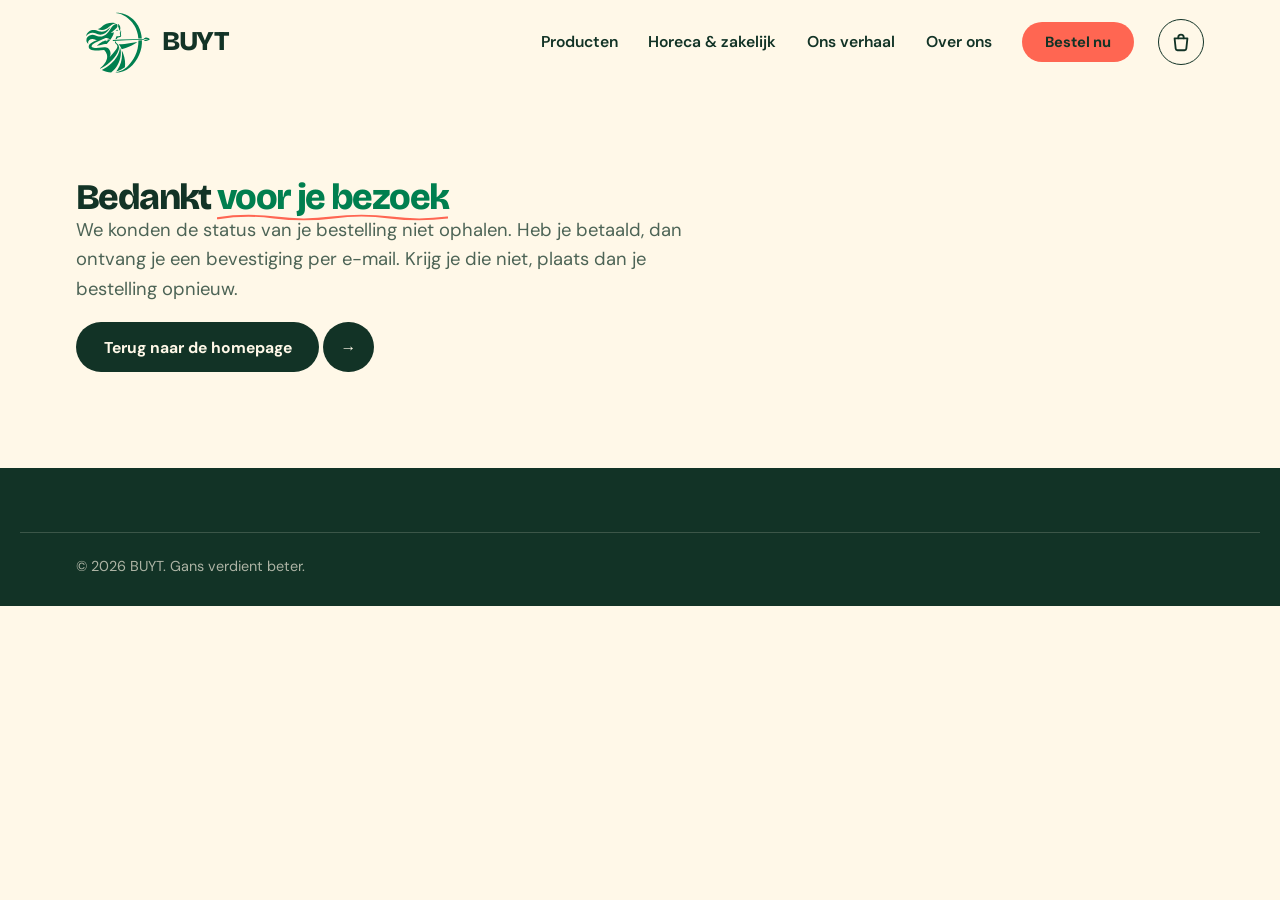
<file: bedankt.html>
<!DOCTYPE html>
<html lang="nl">
<head>
  <meta charset="UTF-8">
  <meta name="viewport" content="width=device-width, initial-scale=1.0">
  <title>Bedankt | BUYT</title>
  <meta name="robots" content="noindex">
  <meta name="theme-color" content="#FFF8E8">
  <link rel="icon" href="assets/favicon.svg?v=3" type="image/svg+xml">
  <link rel="preload" href="assets/fonts/bricolage-grotesque-latin.woff2" as="font" type="font/woff2" crossorigin>
  <link rel="preload" href="assets/fonts/dm-sans-latin.woff2" as="font" type="font/woff2" crossorigin>
  <link rel="stylesheet" href="css/style.css">
  <script>document.documentElement.classList.add('js')</script>
  <script src="js/cart.js" defer></script>
  <script src="js/brand.js" defer></script>
  <script src="js/subpage.js" defer></script>
  <script src="js/bedankt.js" defer></script>
</head>
<body>
  <a class="skip" href="#main">Naar de inhoud</a>

  <header class="site-header">
    <div class="wrap header__inner">
      <a class="brand" href="index.html" aria-label="BUYT, naar de homepage">
        <img src="assets/logo-still.svg" alt="" width="86" height="81">
        <span class="brand__name">BUYT</span>
      </a>
      <nav id="nav" class="nav" aria-label="Hoofdmenu">
        <a href="index.html#producten">Producten</a>
        <a href="index.html#zakelijk">Horeca &amp; zakelijk</a>
        <a href="index.html#verhaal">Ons verhaal</a>
        <a href="index.html#over-ons">Over ons</a>
        <a class="btn btn--primary btn--sm nav__cta" href="index.html#producten"><span class="btn__label">Bestel nu</span></a>
      </nav>
      <div class="header__tools">
        <a class="cart-btn" href="afrekenen.html" aria-label="Winkelmandje, leeg">
          <svg viewBox="0 0 24 24" aria-hidden="true" fill="none" stroke="currentColor" stroke-width="2" stroke-linecap="round" stroke-linejoin="round"><path d="M5 8h14l-1.2 11.2A2 2 0 0 1 15.8 21H8.2a2 2 0 0 1-2-1.8L5 8z"/><path d="M9 8V7a3 3 0 0 1 6 0v1"/></svg>
          <span class="cart-btn__count" data-cart-count hidden>0</span>
        </a>
        <button class="burger" type="button" aria-expanded="false" aria-controls="nav" aria-label="Menu openen">
          <span></span><span></span><span></span>
        </button>
      </div>
    </div>
  </header>

  <main id="main">
    <div class="wrap">
      <div class="thanks" role="status" aria-live="polite">
        <div data-state="laden">
          <p>Even kijken hoe het met je bestelling staat&hellip;</p>
        </div>
        <div data-state="betaald" hidden>
          <h1>Bedankt voor je <em>bestelling</em></h1>
          <p>Je betaling is ontvangen. Je krijgt een bevestiging per e-mail.</p>
        </div>
        <div data-state="aanvraag" hidden>
          <h1>Bedankt voor je <em>bestelling</em></h1>
          <p>We hebben je bestelling ontvangen. We nemen contact met je op over betaling en bezorging in Amsterdam.</p>
        </div>
        <div data-state="open" hidden>
          <h1>We wachten op je <em>betaling</em></h1>
          <p>We hebben je betaling nog niet bevestigd gekregen. Zodra dat zo is, ontvang je een e-mail.</p>
        </div>
        <div data-state="mislukt" hidden>
          <h1>De betaling is <em>niet gelukt</em></h1>
          <p>Er is niets afgeschreven. Je mandje staat nog klaar, dus je kunt het opnieuw proberen.</p>
          <a class="btn btn--primary" href="afrekenen.html"><span class="btn__label">Opnieuw afrekenen</span><span class="btn__arrow" aria-hidden="true">&rarr;</span></a>
        </div>
        <div data-state="onbekend" hidden>
          <h1>Bedankt <em>voor je bezoek</em></h1>
          <p>We konden de status van je bestelling niet ophalen. Heb je betaald, dan ontvang je een bevestiging per e-mail. Krijg je die niet, plaats dan je bestelling opnieuw.</p>
        </div>
        <a class="btn btn--dark" href="index.html"><span class="btn__label">Terug naar de homepage</span><span class="btn__arrow" aria-hidden="true">&rarr;</span></a>
      </div>
    </div>
  </main>

  <footer class="footer">
    <div class="wrap footer__bottom">
      <p>&copy; 2026 BUYT. Gans verdient beter.</p>
    </div>
  </footer>
</body>
</html>
</file>
<file: css/style.css>
@font-face {
  font-family: "Bricolage Grotesque";
  src: url("../assets/fonts/bricolage-grotesque-latin.woff2") format("woff2");
  font-weight: 200 800;
  font-style: normal;
  font-display: swap;
}
@font-face {
  font-family: "DM Sans";
  src: url("../assets/fonts/dm-sans-latin.woff2") format("woff2");
  font-weight: 100 1000;
  font-style: normal;
  font-display: swap;
}

:root {
  /* Huisstijl: vijf kleuren, plus twee afgeleide tinten voor diepte in de illustraties */
  --green: #007F4F;   /* Poldergroen: herkenning */
  --lime: #D8ED36;    /* Lentelimoen: energie */
  --coral: #FF6652;   /* Paprikakoraal: actie */
  --cream: #FFF8E8;   /* Room: ademruimte */
  --ink: #123326;     /* Diepgroen: tekst en contrast */
  --sand: #F0EADB;   /* rustig vlak, iets donkerder dan room */
  --green-700: #066441;
  --green-800: #0C4B33;
  --muted: #4D6456;
  --hair: rgba(18, 51, 38, .16);
  --hair-light: rgba(255, 248, 232, .22);
  /* oude namen, verwijzen naar de nieuwe kleuren */
  --forest: var(--ink);
  --forest-deep: var(--ink);
  --olive: var(--green);
  --sage: var(--sand);
  --radius: 24px;
  --panel-radius: 36px;
  --inset: clamp(10px, 2vw, 28px);
  --maxw: 1240px;
  --gutter: clamp(20px, 5vw, 56px);
  --header-h: 84px;
  --font-display: "Bricolage Grotesque", "Arial Black", Arial, sans-serif;
  --font-body: "DM Sans", Arial, sans-serif;
  --ease-out: cubic-bezier(.2, .8, .3, 1);
  --spring: cubic-bezier(.34, 1.56, .64, 1);
  --noise: url("data:image/svg+xml,%3Csvg xmlns='http://www.w3.org/2000/svg' width='180' height='180'%3E%3Cfilter id='n'%3E%3CfeTurbulence type='fractalNoise' baseFrequency='.85' numOctaves='2' stitchTiles='stitch'/%3E%3CfeColorMatrix values='0 0 0 0 1 0 0 0 0 1 0 0 0 0 1 0 0 0 .6 0'/%3E%3C/filter%3E%3Crect width='100%25' height='100%25' filter='url(%23n)'/%3E%3C/svg%3E");
}
@supports (transition-timing-function: linear(0, 1)) {
  :root {
    --spring: linear(0, 0.009, 0.035 2.1%, 0.141 4.4%, 0.723 12.9%, 0.938 16.7%, 1.017 19.4%, 1.077 22.7%, 1.121 26.3%, 1.149 30.3%, 1.159 34.5%, 1.154 38.4%, 1.108 45.5%, 1.02 55.7%, 0.987 63.4%, 0.982 68.9%, 0.998 79.7%, 1.003 90%, 1);
  }
}

*, *::before, *::after { box-sizing: border-box; }
[hidden] { display: none !important; }
html { scroll-behavior: smooth; scroll-padding-top: calc(var(--header-h) + 16px); }
html.intro-on { overflow: hidden; }
body {
  margin: 0;
  background: var(--cream);
  color: var(--ink);
  font-family: var(--font-body);
  font-size: 1.125rem;
  line-height: 1.6;
  -webkit-font-smoothing: antialiased;
}
img, svg { display: block; max-width: 100%; }
a { color: inherit; }
h1, h2, h3 {
  font-family: var(--font-display);
  font-optical-sizing: auto;
  font-weight: 800;
  letter-spacing: -.045em;
  line-height: 1;
  margin: 0;
  color: var(--forest);
  text-wrap: balance;
}
p { margin: 0 0 1em; }
:focus-visible { outline: 3px solid var(--ink); outline-offset: 3px; border-radius: 6px; }
.hero :focus-visible, .section--forest :focus-visible, .footer :focus-visible, .ba:focus-within .ba__knob { outline-color: var(--cream); }

.wrap { width: 100%; max-width: var(--maxw); margin-inline: auto; padding-inline: var(--gutter); }
.skip { position: absolute; left: -999px; top: 8px; background: var(--forest); color: var(--cream); padding: 10px 16px; border-radius: 10px; z-index: 400; }
.skip:focus { left: 8px; }
.sr-only { position: absolute; width: 1px; height: 1px; margin: -1px; padding: 0; overflow: hidden; clip: rect(0 0 0 0); white-space: nowrap; border: 0; }

em {
  font-style: normal;
  color: var(--green);
  padding-bottom: .08em;
  background: url("data:image/svg+xml,%3Csvg xmlns='http://www.w3.org/2000/svg' viewBox='0 0 100 12' preserveAspectRatio='none'%3E%3Cpath d='M0 7Q12.5 1 25 6T50 6T75 6T100 6' fill='none' stroke='%23FF6652' stroke-width='2.6' stroke-linecap='round'/%3E%3C/svg%3E") no-repeat left bottom / 100% .24em;
}
.hero em, .section--forest em {
  color: var(--lime);
  background-image: url("data:image/svg+xml,%3Csvg xmlns='http://www.w3.org/2000/svg' viewBox='0 0 100 12' preserveAspectRatio='none'%3E%3Cpath d='M0 7Q12.5 1 25 6T50 6T75 6T100 6' fill='none' stroke='%23D8ED36' stroke-width='2.6' stroke-linecap='round'/%3E%3C/svg%3E");
}

.kicker { font-weight: 700; letter-spacing: .18em; text-transform: uppercase; font-size: .78rem; color: var(--olive); margin: 0 0 1rem; }
.kicker--light { color: var(--lime); }

.grain { position: relative; }
.grain::after { content: ""; position: absolute; inset: 0; background-image: var(--noise); mix-blend-mode: soft-light; opacity: .15; pointer-events: none; z-index: 1; border-radius: inherit; }

/* Letters en woorden (gesplitst door main.js) */
.w { display: inline-block; white-space: nowrap; }
.c, .ch { display: inline-block; }
.js .split .c { opacity: 0; transform: translateY(.55em) rotate(7deg) scale(.92); transform-origin: 50% 100%; }
.js .split.in .c {
  opacity: 1;
  transform: none;
  transition: opacity .35s ease calc(var(--i) * var(--step, 26ms)), transform .9s var(--spring) calc(var(--i) * var(--step, 26ms));
}
.js.force .split .c, .js.force [data-in] { opacity: 1 !important; transform: none !important; }

/* Knoppen: label en pijl los van elkaar, zoals een jelly-pill */
.btn {
  display: inline-flex;
  align-items: stretch;
  gap: 4px;
  padding: 0;
  border: 0;
  background: none;
  color: inherit;
  font: 700 .98rem/1 var(--font-body);
  text-decoration: none;
  cursor: pointer;
  -webkit-tap-highlight-color: transparent;
}
.btn__label, .btn__arrow {
  display: inline-flex;
  align-items: center;
  justify-content: center;
  border: 2px solid transparent;
  border-radius: 999px;
  transition: background-color .2s ease, color .2s ease, border-color .2s ease, transform .6s var(--spring);
}
.btn__label { display: inline-block; padding: .95rem 1.6rem; text-align: center; }
.btn__arrow { min-width: 3.15rem; padding: 0; }
.btn--primary .btn__label, .btn--primary .btn__arrow { background: var(--coral); color: var(--forest-deep); }
.btn--dark .btn__label, .btn--dark .btn__arrow { background: var(--forest); color: var(--cream); }
.btn--outline .btn__label { border-color: rgba(255, 248, 232, .6); color: var(--cream); }
.btn--sm .btn__label { padding: .65rem 1.3rem; font-size: .92rem; }
.btn:hover .btn__label { transform: scale(1.04); }
.btn:hover .btn__arrow { animation: jelly .75s var(--ease-out); }
.btn--primary:hover .btn__label, .btn--primary:hover .btn__arrow { background: var(--lime); }
.btn--dark:hover .btn__label, .btn--dark:hover .btn__arrow { background: var(--green); }
.btn--outline:hover .btn__label { background: var(--cream); color: var(--forest); border-color: var(--cream); }
.btn:active .btn__label { transform: scale(.95); }
.btn:active .btn__arrow { animation: none; transform: scale(.88); }
.btn:hover .ch { animation: hop .55s var(--ease-out) both; animation-delay: calc(var(--i) * 18ms); }
.btn:focus-visible { outline-offset: 5px; border-radius: 999px; }

@keyframes jelly {
  0% { transform: scale(1, 1); }
  22% { transform: scale(.84, 1.16) translateX(2px); }
  44% { transform: scale(1.14, .88); }
  64% { transform: scale(.96, 1.05); }
  84% { transform: scale(1.02, .99); }
  100% { transform: scale(1, 1); }
}
@keyframes hop {
  0% { transform: none; }
  35% { transform: translateY(-.3em) rotate(-5deg); }
  65% { transform: translateY(.06em); }
  100% { transform: none; }
}
@keyframes float { from { transform: translate(0, 0) rotate(0); } to { transform: translate(14px, -18px) rotate(4deg); } }

/* Intro: logo, dan een groene golf die de pagina onthult */
.intro { position: fixed; inset: 0; z-index: 300; display: none; overflow: hidden; }
.intro-on .intro { display: block; }
.intro__bg { position: absolute; inset: 0; background: var(--cream); }
.intro__logo { position: absolute; inset: 0; display: grid; place-items: center; }
.intro__logo img { width: clamp(240px, 60vw, 440px); height: auto; }
.intro__wave { position: absolute; left: 0; top: 0; width: 100%; height: 200vh; transform: translateY(100vh); will-change: transform; }

/* Header */
.site-header { position: sticky; top: 0; z-index: 50; background: var(--cream); height: var(--header-h); transition: box-shadow .2s ease; }
.site-header.is-scrolled { box-shadow: 0 1px 0 var(--hair); }
.header__inner { height: 100%; display: flex; align-items: center; gap: 24px; }
.header__tools { display: flex; align-items: center; gap: 10px; }
.brand { display: inline-flex; align-items: center; gap: 0; text-decoration: none; }
.brand img { width: auto; height: 81px; }
.brand__name { font: 800 1.7rem/1 var(--font-display); color: var(--ink); letter-spacing: -.05em; }
.nav { display: flex; align-items: center; gap: clamp(18px, 2.4vw, 38px); margin-left: auto; }
.nav a:not(.btn) { text-decoration: none; font-weight: 600; font-size: .98rem; color: var(--forest); position: relative; padding: 6px 0; }
.nav a:not(.btn)::after { content: ""; position: absolute; left: 0; right: 0; bottom: 0; height: 2px; background: var(--coral); transform: scaleX(0); transform-origin: left; transition: transform .25s ease; }
.nav a:not(.btn):hover::after { transform: scaleX(1); }
.cart-btn { position: relative; display: grid; place-items: center; flex: none; width: 46px; height: 46px; border: 1.5px solid var(--forest); border-radius: 50%; color: var(--forest); text-decoration: none; transition: background-color .2s ease, color .2s ease, transform .6s var(--spring); }
.cart-btn svg { width: 22px; height: 22px; }
.cart-btn:hover { background: var(--forest); color: var(--cream); transform: scale(1.08); }
.cart-btn[aria-current="page"] { background: var(--forest); color: var(--cream); }
.cart-btn__count { position: absolute; top: -7px; right: -7px; min-width: 22px; height: 22px; padding: 0 5px; border-radius: 11px; background: var(--coral); color: var(--forest-deep); font: 700 .78rem/22px var(--font-body); text-align: center; }
.cart-btn.bump { animation: jelly .7s var(--ease-out); }
.burger { display: none; width: 46px; height: 46px; border: 1.5px solid var(--forest); border-radius: 50%; background: transparent; cursor: pointer; padding: 0; flex-direction: column; align-items: center; justify-content: center; gap: 5px; }
.burger span { display: block; width: 19px; height: 2px; background: var(--forest); border-radius: 2px; transition: transform .2s ease, opacity .2s ease; }
.burger[aria-expanded="true"] span:nth-child(1) { transform: translateY(7px) rotate(45deg); }
.burger[aria-expanded="true"] span:nth-child(2) { opacity: 0; }
.burger[aria-expanded="true"] span:nth-child(3) { transform: translateY(-7px) rotate(-45deg); }

/* Hero */
.hero { position: relative; margin-inline: var(--inset); border-radius: var(--panel-radius); background: var(--green); color: var(--cream); min-height: clamp(600px, 84vh, 820px); display: flex; align-items: flex-start; overflow: hidden; }
.hero__art { position: absolute; inset: 0; }
.hero__art img { width: 100%; height: 100%; object-fit: cover; }
/* Twee varianten voor de hero-afbeelding: .hero--illustration (nu actief) en .hero--photo (zie de opmerking bij de hero in index.html) */
.hero--illustration .hero__art img { object-position: 60% 100%; }
/* Lead en knoppen vallen over het heldere grasland: een donkergroene sluier links houdt ze leesbaar */
.hero--illustration .hero__art::after {
  content: ""; position: absolute; inset: 0; pointer-events: none;
  background: linear-gradient(90deg, rgba(12, 75, 51, .82) 0%, rgba(12, 75, 51, .6) 32%, rgba(12, 75, 51, .12) 58%, rgba(12, 75, 51, 0) 72%);
}
/* De foto heeft een lichte, grijze lucht: een stevige sluier links houdt de tekst leesbaar, en de inzoom zet de ganzen rechts van de kop */
.hero--photo .hero__art img { transform: scale(1.32); transform-origin: 0 72%; object-position: 0 72%; }
.hero--photo .hero__art::after {
  content: ""; position: absolute; inset: 0; pointer-events: none;
  background:
    linear-gradient(90deg, rgba(18, 51, 38, .86) 0%, rgba(18, 51, 38, .66) 34%, rgba(18, 51, 38, .16) 64%, rgba(18, 51, 38, 0) 100%),
    linear-gradient(0deg, rgba(18, 51, 38, .35) 0%, rgba(18, 51, 38, 0) 34%);
}
.hero__inner { position: relative; z-index: 2; padding-block: clamp(44px, 7vw, 96px); }
.hero__copy { max-width: min(700px, 54%); }
.hero .eyebrow { font-weight: 700; letter-spacing: .18em; text-transform: uppercase; font-size: .78rem; color: var(--cream); margin: 0 0 1.4rem; }
.hero h1 { color: var(--cream); font-weight: 800; font-size: clamp(3.2rem, 7.4vw, 6.6rem); letter-spacing: -.05em; line-height: .96; margin-bottom: 1.5rem; }
.hero .lead { font-size: clamp(1.05rem, 1.5vw, 1.22rem); color: var(--cream); max-width: 33em; margin-bottom: 2rem; }
.hero__actions { display: flex; flex-wrap: wrap; gap: 14px; }
.note { display: flex; align-items: flex-start; gap: 8px; flex-basis: 100%; margin: 6px 0 0 34px; color: var(--lime); font: 800 1.5rem/1 var(--font-display); letter-spacing: -.03em; transform: rotate(-4deg); transform-origin: left center; }
.note svg { width: 34px; height: auto; margin-top: -12px; }

.js [data-in] { opacity: 0; transform: translateY(24px); }
.js.is-ready [data-in] {
  opacity: 1;
  transform: none;
  transition: opacity .6s ease calc(.5s + var(--d) * .12s), transform .9s var(--spring) calc(.5s + var(--d) * .12s);
}


/* Ticker */
.marquee { overflow: hidden; margin-top: 28px; padding: 18px 0; border-block: 1px solid var(--hair); }
.marquee__track { display: flex; align-items: center; gap: 40px; width: max-content; animation: marquee 44s linear infinite; }
.marquee__track span { font: 800 1.5rem/1 var(--font-display); letter-spacing: -.03em; color: var(--ink); white-space: nowrap; }
.marquee__icon { width: 44px; height: 27px; color: var(--coral); flex: none; }
.marquee:hover .marquee__track { animation-play-state: paused; }
@keyframes marquee { to { transform: translateX(-50%); } }

/* Sections */
.section { padding-block: clamp(72px, 9vw, 128px); }
.section--tight { padding-block: 0 clamp(72px, 9vw, 128px); }
.section h2 { font-size: clamp(2.3rem, 5vw, 4rem); margin-bottom: 1.2rem; }

.section--forest { background: var(--forest); color: var(--cream); margin-inline: var(--inset); border-radius: var(--panel-radius); position: relative; overflow: hidden; }
.section--forest h2 { color: var(--cream); }

/* Ons doel */
.mission { position: relative; padding-block: clamp(72px, 10vw, 150px); overflow: clip; }
.mission__blob { position: absolute; z-index: 0; pointer-events: none; }
.mission__blob--a { width: min(46vw, 560px); right: -9vw; top: -8%; animation: float 14s ease-in-out infinite alternate; }
.mission__blob--b { width: min(30vw, 340px); left: -7vw; bottom: -10%; animation: float 11s ease-in-out infinite alternate-reverse; }
.mission__inner { position: relative; z-index: 1; }
.mission__statement { font: 800 clamp(2rem, 5.2vw, 4.5rem)/1.02 var(--font-display); letter-spacing: -.045em; color: var(--ink); max-width: 19em; margin: 0 0 clamp(32px, 5vw, 56px); text-wrap: balance; }
.js .fill .fw { opacity: .16; transition: opacity .45s ease; }
.js .fill .fw.on { opacity: 1; }
.mission__cols { display: grid; grid-template-columns: repeat(2, minmax(0, 1fr)); gap: clamp(20px, 4vw, 64px); max-width: 60rem; }
.mission__cols p { margin: 0; color: var(--muted); font-size: 1.15rem; }

/* Producten carousel */
.products-section { padding-top: clamp(24px, 4vw, 56px); overflow: clip; }
.products-head { display: flex; justify-content: space-between; align-items: flex-end; gap: 24px; margin-bottom: clamp(20px, 3vw, 36px); }
.products-head h2 { margin: 0; }
.carousel-nav { display: flex; gap: 10px; flex: none; }
.round { width: 56px; height: 56px; border-radius: 50%; border: 2px solid var(--forest); background: transparent; color: var(--forest); display: grid; place-items: center; cursor: pointer; padding: 0; transition: background-color .2s ease, color .2s ease, transform .6s var(--spring), opacity .2s ease; }
.round svg { width: 22px; height: 22px; }
.round:hover { background: var(--forest); color: var(--cream); transform: scale(1.1); }
.round:active { transform: scale(.9); }
.round:disabled { opacity: .3; pointer-events: none; }

.carousel { container-type: inline-size; overflow-x: auto; overscroll-behavior-x: contain; scroll-snap-type: x proximity; scrollbar-width: none; padding-block: 28px 36px; margin-block: -8px 0; }
.carousel::-webkit-scrollbar { display: none; }
.carousel:focus-visible { outline-offset: -4px; }
.track { --pad: max(var(--gutter), calc((100cqw - var(--maxw)) / 2 + var(--gutter))); list-style: none; margin: 0; padding: 0 var(--pad); display: flex; gap: clamp(18px, 2.4vw, 32px); width: max-content; }
@media (hover: hover) and (pointer: fine) { .carousel { cursor: grab; } .carousel.is-drag { cursor: grabbing; scroll-snap-type: none; } .carousel.is-drag a, .carousel.is-drag button { pointer-events: none; } }
.card { display: flex; flex-direction: column; flex: 0 0 clamp(270px, 27vw, 360px); scroll-snap-align: start; scroll-margin-inline: var(--pad); transform: rotate(calc(var(--tilt, 0deg) * .55)); transform-origin: 50% 100%; transition: transform .7s var(--spring); user-select: none; -webkit-user-select: none; }
.card:hover, .card:focus-within { transform: rotate(0deg) translateY(-12px); }
.card__img { position: relative; display: block; border-radius: 24px; background: var(--tile); aspect-ratio: 1; overflow: hidden; margin-bottom: 1rem; }
.card__img img { width: 100%; height: 100%; object-fit: contain; padding: 6%; transition: transform .7s var(--spring); }
.card:hover .card__img img { transform: scale(1.05); }
.tag { position: absolute; z-index: 2; top: 14px; left: 14px; background: var(--cream); color: var(--forest); font: 700 .78rem/1 var(--font-body); letter-spacing: .03em; padding: .5rem .85rem; border-radius: 999px; }
.card h3 { font-size: 1.55rem; font-weight: 700; letter-spacing: -.035em; margin-bottom: .35rem; }
.card__tip { margin: 0 0 .9rem; font-size: .95rem; line-height: 1.45; color: var(--muted); }

/* Prijs per kilo, verpakking en indicatieprijs */
.pricing { display: grid; gap: .55rem; margin-bottom: .9rem; }
.pricing p { margin: 0; }
.pricing__kg { display: flex; align-items: baseline; gap: .4rem; }
.pricing__kg strong { font: 800 2.15rem/1 var(--font-display); letter-spacing: -.045em; color: var(--ink); white-space: nowrap; }
.pricing__kg span, .pricing__kg .approx { font-weight: 700; font-size: .95rem; color: var(--muted); }
.pricing__pack { display: flex; justify-content: space-between; align-items: center; gap: .75rem; padding: .6rem .9rem; border: 1.5px solid var(--hair); border-radius: 12px; font-size: .92rem; font-weight: 600; line-height: 1.3; }
.pricing__est { flex: none; white-space: nowrap; color: var(--ink); }
.pricing__est b { font: 800 1.05rem/1 var(--font-display); letter-spacing: -.02em; }

/* Ingrediënten als een klein etiket */
.ingr { margin-bottom: 1rem; padding: .9rem 1rem 1rem; border-radius: 16px; background: var(--sand); }
.ingr__title { margin: 0 0 .3rem; font: 800 1rem/1.1 var(--font-display); letter-spacing: -.025em; color: var(--green-700); }
.ingr p { margin: 0; font-size: .9rem; line-height: 1.45; color: var(--ink); }
.ingr .ingr__allergen { margin-top: .65rem; color: var(--muted); }
.ingr__allergen span { display: inline-block; margin-right: .45rem; padding: .2rem .6rem; border-radius: 999px; background: var(--lime); color: var(--ink); font-weight: 700; font-size: .78rem; line-height: 1.2; }
.card__actions { margin-top: auto; }
.card__actions .stepper { margin-top: 0; }
.link-arrow { font-weight: 700; font-size: .92rem; text-decoration: none; color: var(--forest); border-bottom: 2px solid var(--coral); padding-bottom: 2px; }
.link-arrow span { display: inline-block; transition: transform .2s ease; }
.link-arrow:hover span { transform: translateX(4px); }
.products-foot { display: flex; flex-wrap: wrap; align-items: center; gap: 12px 20px; margin-top: clamp(8px, 2vw, 20px); }
.products-foot__note { margin: 0; font-size: .92rem; color: var(--muted); }
.btn--block { display: flex; width: 100%; }
.btn--block .btn__label { flex: 1; }
.products-note { margin: 1.2rem 0 0; max-width: 62rem; font-size: .88rem; line-height: 1.5; color: var(--muted); }


/* Zo werkt het: kaarten die op elkaar stapelen */
.steps { padding-top: 0; }
.steps__head { margin-bottom: clamp(28px, 4vw, 48px); }
.steps__head h2 { margin: 0; }
.stack { list-style: none; margin: 0; padding: 0; }
.step {
  position: sticky;
  top: calc(var(--header-h) + 14px + var(--n) * 14px);
  display: grid;
  grid-template-columns: minmax(0, 1fr) minmax(0, 1fr);
  align-items: center;
  gap: clamp(20px, 4vw, 64px);
  min-height: clamp(340px, 50vh, 460px);
  padding: clamp(28px, 4vw, 56px);
  margin-bottom: 22px;
  border-radius: var(--panel-radius);
  background: var(--bg);
  color: var(--fg, var(--ink));
  box-shadow: 0 -14px 32px -20px rgba(18, 51, 38, .45);
}
.step:last-child { margin-bottom: 0; }
.step__num { display: block; margin-bottom: .8rem; font: 800 1.4rem/1.2 var(--font-display); letter-spacing: -.03em; color: inherit; opacity: .8; }
.step h3 { font-size: clamp(2rem, 4.2vw, 3.4rem); margin-bottom: .8rem; color: inherit; }
.step p { margin: 0; max-width: 24em; font-size: 1.15rem; color: inherit; }
.step__art { width: 100%; height: auto; max-height: 340px; transition: transform .8s var(--spring); }
.step:hover .step__art { transform: rotate(-2deg) scale(1.03); }

/* Voor/na vergelijking */
.compare { padding-top: 0; }
.compare__head { display: grid; grid-template-columns: minmax(0, 7fr) minmax(0, 5fr); gap: clamp(24px, 5vw, 72px); align-items: end; margin-bottom: clamp(24px, 4vw, 44px); }
.compare__head h2 { margin: 0; }
.compare__head p { margin: 0; color: var(--muted); font-size: 1.15rem; }
.ba { position: relative; aspect-ratio: 16 / 9; min-height: 280px; border-radius: var(--panel-radius); overflow: hidden; background: var(--forest-deep); user-select: none; -webkit-user-select: none; touch-action: pan-y; cursor: ew-resize; }
.ba__scene { position: absolute; inset: 0; }
.ba__scene svg { width: 100%; height: 100%; }
.ba__scene--before { clip-path: inset(0 calc(100% - var(--pos)) 0 0); }
.ba__label { position: absolute; bottom: 20px; z-index: 3; padding: .6rem 1rem; border-radius: 999px; font: 700 .9rem/1 var(--font-body); pointer-events: none; }
.ba__label--l { left: 20px; background: var(--forest); color: var(--cream); }
.ba__label--r { right: 20px; background: var(--cream); color: var(--forest); }
.ba__handle { position: absolute; top: 0; bottom: 0; left: var(--pos); width: 0; z-index: 4; pointer-events: none; }
.ba__handle::before { content: ""; position: absolute; top: 0; bottom: 0; left: -1.5px; width: 3px; background: var(--cream); }
.ba__knob { position: absolute; top: 50%; left: 0; width: 64px; height: 64px; margin: -32px 0 0 -32px; border-radius: 50%; background: var(--coral); color: var(--forest-deep); display: grid; place-items: center; box-shadow: 0 8px 24px rgba(18, 51, 38, .35); transition: transform .6s var(--spring); }
.ba__knob svg { width: 28px; height: 28px; }
.ba.is-drag .ba__knob { transform: scale(1.14); }
.ba__range { position: absolute; inset: 0; width: 100%; height: 100%; margin: 0; opacity: 0; pointer-events: none; }
.ba:focus-within .ba__knob { outline: 3px solid var(--cream); outline-offset: 3px; }

/* Video */
.video { position: relative; border-radius: var(--panel-radius); overflow: hidden; aspect-ratio: 16 / 9; min-height: 300px; background: var(--forest-deep); display: grid; place-items: center; }
.video__poster { position: absolute; inset: 0; width: 100%; height: 100%; }
.video__play { position: relative; z-index: 2; width: 104px; height: 104px; border-radius: 50%; border: 0; background: var(--cream); color: var(--forest-deep); cursor: pointer; display: grid; place-items: center; transition: transform .6s var(--spring), background-color .25s ease; }
.video__play svg { width: 42px; height: 42px; margin-left: 5px; }
.video__play:hover { transform: scale(1.1); background: var(--lime); }
.video__play::before { content: ""; position: absolute; inset: -14px; border-radius: 50%; border: 1.5px solid var(--cream); opacity: .5; animation: ping 2.6s ease-out infinite; }
@keyframes ping { from { transform: scale(.85); opacity: .6; } to { transform: scale(1.3); opacity: 0; } }
.video__caption { position: absolute; z-index: 2; left: clamp(22px, 4vw, 44px); bottom: clamp(20px, 3vw, 36px); color: var(--cream); }
.video__title { font: 800 clamp(1.4rem, 2.8vw, 2.2rem)/1.05 var(--font-display); margin: 0; letter-spacing: -.045em; }
.video__sub { margin: .35rem 0 0; opacity: .85; font-size: .95rem; }
.video__note { position: absolute; z-index: 3; right: 20px; top: 20px; margin: 0; background: var(--cream); color: var(--forest); font-weight: 700; font-size: .92rem; padding: .55rem 1.1rem; border-radius: 999px; }
.video iframe { position: absolute; inset: 0; width: 100%; height: 100%; border: 0; z-index: 4; }

.cursor-goose { position: absolute; left: 0; top: 0; width: 84px; z-index: 5; pointer-events: none; opacity: 0; transition: opacity .25s ease; will-change: transform; display: none; }
.cursor-goose.on { opacity: 1; }
.cursor-goose svg { width: 100%; height: auto; }
@media (hover: hover) and (pointer: fine) { .cursor-goose { display: block; } }

/* Impact */
.section--impact { margin-bottom: clamp(72px, 9vw, 128px); }
.section--impact::before { content: ""; position: absolute; inset: -4%; background: url("../assets/contours.svg") center / cover no-repeat; pointer-events: none; animation: contour 40s ease-in-out infinite alternate; }
@keyframes contour { to { transform: scale(1.08) translate(-1.5%, 1%); } }
.section--impact .wrap { position: relative; z-index: 1; }
.section--impact h2 { max-width: 16em; }
.stats { container-type: inline-size; display: grid; grid-template-columns: repeat(3, minmax(0, 1fr)); margin-top: clamp(40px, 6vw, 72px); border-top: 1px solid var(--hair-light); }
.stat { padding: 32px 32px 0 0; }
.stat + .stat { border-left: 1px solid var(--hair-light); padding-left: 32px; }
.stat__icon { height: 52px; width: auto; color: var(--lime); margin-bottom: 1.2rem; }
/* Lettergrootte volgt de breedte van het blok, zodat "330.000" altijd in zijn kolom past */
.stat__num { white-space: nowrap; font: 800 clamp(2.4rem, 6.2cqw, 4.6rem)/.95 var(--font-display); letter-spacing: -.05em; color: var(--cream); margin: 0 0 1rem; font-variant-numeric: tabular-nums; }
.stat__num--accent { color: var(--lime); }
.stat__label { margin: 0; color: rgba(255, 248, 232, .88); max-width: 20em; }
.js .stat__arc { stroke-dasharray: 0 100; transition: stroke-dasharray 1.8s var(--ease-out) .3s; }
.js .stat.in .stat__arc { stroke-dasharray: 95 100; }

/* Over ons */
.about { display: grid; grid-template-columns: minmax(0, 5fr) minmax(0, 7fr); gap: clamp(36px, 6vw, 96px); align-items: start; }
.about__intro p { color: var(--muted); font-size: 1.15rem; }
.pillars { list-style: none; margin: 0; padding: 0; border-bottom: 1px solid var(--hair); }
.pillar { display: grid; grid-template-columns: 72px 1fr; gap: 0 12px; padding: 30px 0; border-top: 1px solid var(--hair); }
.pillar__num { font: 800 1.4rem/1.2 var(--font-display); letter-spacing: -.03em; color: var(--green); }
.pillar h3 { font-size: 1.9rem; margin-bottom: .4rem; }
.pillar p { margin: 0; color: var(--muted); max-width: 32em; }

/* Kies je route */
.routes { padding-block: clamp(40px, 6vw, 72px) 0; }
.routes h2 { margin-bottom: 0; }
.routes__grid { display: grid; grid-template-columns: repeat(2, minmax(0, 1fr)); gap: clamp(16px, 2.4vw, 28px); margin-top: clamp(28px, 4vw, 48px); }
.route { position: relative; display: flex; flex-direction: column; min-height: clamp(230px, 22vw, 290px); padding: clamp(24px, 3.4vw, 44px); border-radius: var(--panel-radius); background: var(--bg); color: var(--fg, var(--ink)); text-decoration: none; overflow: hidden; }
.route__tag { align-self: flex-start; color: var(--ink); background: var(--cream); padding: .55rem 1rem; border-radius: 999px; font: 700 .82rem/1 var(--font-body); letter-spacing: .04em; }
.route h3 { font-size: clamp(1.8rem, 3vw, 2.5rem); margin: auto 0 .6rem; padding-top: 1.6rem; color: inherit; }
.route p { margin: 0; max-width: 26em; color: inherit; }
.route__go { position: absolute; right: clamp(20px, 3vw, 36px); top: clamp(20px, 3vw, 36px); width: 58px; height: 58px; border-radius: 50%; background: var(--forest); color: var(--cream); display: grid; place-items: center; font-size: 1.4rem; line-height: 1; }
.route:hover .route__go { animation: jelly .75s var(--ease-out); }
.js .route.in { transition: transform .7s var(--spring), opacity .8s ease; }
.js .route.in:hover, .js .route.in:focus-visible { transform: translateY(-10px) rotate(-.8deg); }

/* FAQ */
.faq__grid { display: grid; grid-template-columns: minmax(0, 5fr) minmax(0, 7fr); gap: clamp(36px, 6vw, 96px); align-items: start; }
.faq__intro { position: sticky; top: calc(var(--header-h) + 32px); }
.faq__intro p:not(.kicker) { color: var(--muted); font-size: 1.15rem; }
.faq__list { border-bottom: 1px solid var(--hair); }
.faq__item { border-top: 1px solid var(--hair); }
.faq__item summary { display: flex; align-items: center; justify-content: space-between; gap: 20px; padding: 26px 0; cursor: pointer; list-style: none; font: 700 clamp(1.25rem, 2.2vw, 1.6rem)/1.2 var(--font-display); letter-spacing: -.035em; color: var(--ink); }
.faq__item summary::-webkit-details-marker { display: none; }
.faq__item summary:focus-visible { outline-offset: 4px; }
.faq__icon { position: relative; flex: none; width: 44px; height: 44px; border-radius: 50%; background: var(--sage); transition: transform .6s var(--spring), background-color .2s ease; }
.faq__icon::before, .faq__icon::after { content: ""; position: absolute; left: 50%; top: 50%; width: 16px; height: 2.5px; margin: -1.25px 0 0 -8px; border-radius: 2px; background: var(--forest); }
.faq__icon::after { transform: rotate(90deg); }
.faq__item summary:hover .faq__icon { background: var(--lime); }
.faq__item[open] .faq__icon { transform: rotate(135deg); background: var(--coral); }
.faq__a { padding: 0 64px 28px 0; }
.faq__a p { margin: 0; color: var(--muted); max-width: 34em; }
.faq__item[open] .faq__a { animation: faq-in .5s var(--ease-out); }
@keyframes faq-in { from { opacity: 0; transform: translateY(-8px); } to { opacity: 1; transform: none; } }

/* Bestellen */
.section--order { margin-bottom: var(--inset); }
.order { display: grid; grid-template-columns: minmax(0, 5fr) minmax(0, 6fr); gap: clamp(36px, 6vw, 96px); align-items: start; }
.order__text p { font-size: 1.15rem; color: rgba(255, 248, 232, .88); }
.order__text .order__small { font-size: .9rem; opacity: .8; }
.order__card { background: var(--cream); color: var(--ink); border-radius: var(--radius); padding: clamp(24px, 3.5vw, 40px); }
.form { display: grid; gap: 20px; }
.field { display: grid; gap: 7px; border: 0; padding: 0; margin: 0; }
.field label, .field legend { font-weight: 700; color: var(--forest); font-size: .92rem; padding: 0; }
.field input[type="text"], .field input[type="email"], .field input[type="tel"], .field textarea { width: 100%; font: inherit; color: var(--ink); background: #fff; border: 1.5px solid rgba(18, 51, 38, .4); border-radius: 12px; padding: .8rem 1rem; transition: border-color .2s ease; }
.field input[type="text"]:focus, .field input[type="email"]:focus, .field input[type="tel"]:focus, .field textarea:focus { outline: none; border-color: var(--green); box-shadow: 0 0 0 3px rgba(0, 127, 79, .25); }
.field textarea { resize: vertical; min-height: 112px; }
.field--choice { gap: 8px; }
.field--choice label { display: flex; align-items: center; gap: 10px; font-weight: 600; cursor: pointer; }
.field--choice input { width: 20px; height: 20px; accent-color: var(--olive); }
.hp { position: absolute; left: -9999px; }
.form .btn { justify-self: start; }
.form__msg { margin: 0; padding: .85rem 1.1rem; border-radius: 12px; font-weight: 600; }
.form__msg--ok { background: var(--lime); color: var(--ink); }
.form__msg--err { background: var(--coral); color: var(--ink); }

/* Footer */
.footer { background: var(--ink); color: rgba(255, 248, 232, .82); padding-top: 64px; overflow: hidden; }
.footer p { margin: 0 0 .2rem; }
.footer__inner { display: flex; flex-wrap: wrap; justify-content: space-between; gap: 32px 64px; position: relative; z-index: 2; }
.footer__brand { font: 800 2.4rem/1.05 var(--font-display); color: var(--cream); margin-bottom: .6rem !important; letter-spacing: -.05em; }
.footer__head { font-weight: 700; letter-spacing: .16em; text-transform: uppercase; font-size: .78rem; color: var(--lime); margin-bottom: .8rem !important; }
.footer ul { list-style: none; margin: 0; padding: 0; display: grid; gap: 6px; }
.footer a { text-decoration: none; }
.footer a:hover { color: var(--cream); text-decoration: underline; text-decoration-color: var(--lime); text-underline-offset: 5px; }
/* Buitenlijn van de grote letters: de vulling heeft dezelfde kleur als de achtergrond en ligt boven de lijn
   (paint-order), zodat de overlappende contouren in het lettertype niet zichtbaar zijn. */
.footer__mark { position: relative; z-index: 1; pointer-events: none; font: 800 clamp(8rem, 34vw, 30rem)/.74 var(--font-display); letter-spacing: -.045em; color: var(--ink); -webkit-text-stroke: 3px rgba(255, 248, 232, .22); paint-order: stroke fill; text-align: center; margin: 72px 0 0 !important; user-select: none; white-space: nowrap; }
.footer__mark .ch { pointer-events: auto; transition: color .3s ease, -webkit-text-stroke-color .3s ease, transform .7s var(--spring); }
.footer__mark .ch:hover { color: var(--lime); -webkit-text-stroke-color: var(--lime); transform: translateY(-.05em) rotate(-3deg); }
.footer__bottom { padding-block: 22px 28px; font-size: .9rem; opacity: .8; border-top: 1px solid var(--hair-light); }
.footer__bottom p { margin: 0; }

/* Reveal */
.js .reveal { opacity: 0; transform: translateY(28px); transition: opacity .8s ease, transform .8s var(--ease-out); }
.js .reveal.in { opacity: 1; transform: none; }

/* Responsive */
@media (max-width: 900px) {
  .about, .order, .compare__head, .routes__grid, .mission__cols, .faq__grid { grid-template-columns: minmax(0, 1fr); }
  .faq__intro { position: static; }
  .faq__a { padding-right: 0; }
  .stats { grid-template-columns: minmax(0, 1fr); }
  .stat__num { font-size: clamp(3.4rem, 16cqw, 6rem); }
  .stat, .stat + .stat { border-left: 0; padding: 28px 0 8px; }
  .stat + .stat { border-top: 1px solid var(--hair-light); }
  .burger { display: flex; }
  .header__tools { margin-left: auto; }
  .nav { margin-left: 0; position: absolute; top: var(--header-h); left: 0; right: 0; background: var(--cream); flex-direction: column; align-items: flex-start; gap: 6px; padding: 12px var(--gutter) 26px; border-bottom: 1px solid var(--hair); display: none; }
  .nav.open { display: flex; }
  .nav a:not(.btn) { font-size: 1.25rem; padding: 10px 0; }
  .nav .btn { margin-top: 10px; }
  .hero { flex-direction: column; min-height: 0; }
  .hero__inner { padding-bottom: 8px; }
  .hero__copy { max-width: none; }
  .hero__art { position: relative; inset: auto; order: 2; height: clamp(250px, 60vw, 440px); -webkit-mask-image: linear-gradient(to bottom, transparent 0, #000 22%); mask-image: linear-gradient(to bottom, transparent 0, #000 22%); }
  .hero--illustration .hero__art img { object-position: 78% 100%; }
  /* Op mobiel staat de tekst op het groen boven de afbeelding, dus geen sluier en geen inzoom */
  .hero--illustration .hero__art::after, .hero--photo .hero__art::after { display: none; }
  .hero--photo .hero__art img { transform: none; object-position: 30% 60%; }
  .step { position: relative; top: auto; grid-template-columns: minmax(0, 1fr); min-height: 0; }
  .step__art { max-height: 260px; }
  .carousel-nav { display: none; }
  .compare__head { align-items: start; }
}
@media (max-width: 520px) {
  :root { --header-h: 76px; --panel-radius: 26px; }
  .brand img { height: 70px; }
  .brand__name { font-size: 1.45rem; }
  body { font-size: 1rem; }
  .video__play { width: 84px; height: 84px; }
  .pillar { grid-template-columns: 52px 1fr; }
  .pillar h3 { font-size: 1.6rem; }
  .ba { aspect-ratio: 4 / 5; }
  .video { aspect-ratio: auto; height: clamp(260px, 72vw, 340px); min-height: 0; }
  .ba__label { font-size: .8rem; bottom: 14px; }
  .ba__label--l { left: 12px; }
  .ba__label--r { right: 12px; bottom: auto; top: 14px; }
  .note { margin-left: 22px; font-size: 1.3rem; }
}
@media (max-height: 640px) and (min-width: 901px) {
  .step { position: relative; top: auto; }
}

@media (prefers-reduced-motion: reduce) {
  html { scroll-behavior: auto; }
  *, *::before, *::after { animation: none !important; transition: none !important; }
  .js .reveal, .js [data-in], .js .split .c, .js .fill .fw { opacity: 1; transform: none; }
  .js .stat__arc { stroke-dasharray: 95 100; }
  .marquee__track { width: auto; flex-wrap: wrap; justify-content: center; }
  .intro { display: none !important; }
}

.round--sm { width: 44px; height: 44px; }
.round--sm svg { width: 18px; height: 18px; }

/* Regels in mandje en afrekenen */
.cart-lines { list-style: none; margin: 0; padding: 0; }
.cart-line { display: grid; grid-template-columns: 72px minmax(0, 1fr) auto; gap: 14px; align-items: start; padding: 16px 0; border-bottom: 1px solid var(--hair); }
.cart-line__img { display: block; width: 72px; height: 72px; border-radius: 16px; background: var(--tile); }
.cart-line__img img { width: 100%; height: 100%; object-fit: contain; padding: 6px; }
.cart-line__img--photo img { object-fit: cover; padding: 0; border-radius: inherit; }
.cart-line__name { margin: 0; font: 700 1.15rem/1.2 var(--font-display); letter-spacing: -.03em; color: var(--ink); }
.cart-line__price, .cart-line__qty { margin: .15rem 0 0; font-size: .92rem; color: var(--muted); }
.cart-line__total { margin: 0; font-weight: 700; white-space: nowrap; }
.cart-line__controls { display: flex; flex-wrap: wrap; align-items: center; gap: 8px 14px; margin-top: .6rem; }
.qty { display: inline-flex; align-items: center; border: 1.5px solid var(--hair); border-radius: 999px; background: #fff; }
.qty button { width: 40px; height: 40px; border: 0; border-radius: 50%; background: none; font: 700 1.2rem/1 var(--font-body); color: var(--forest); cursor: pointer; transition: background-color .2s ease, transform .5s var(--spring); }
.qty button:hover { background: var(--sage); }
.qty button:active { transform: scale(.85); }
.qty span { min-width: 28px; text-align: center; font-weight: 700; font-variant-numeric: tabular-nums; }
.cart-line__remove { border: 0; background: none; padding: .3rem 0; font: 600 .88rem var(--font-body); color: var(--muted); text-decoration: underline; text-underline-offset: 4px; cursor: pointer; }
.cart-line__remove:hover { color: var(--forest); }

/* Afrekenen */
.checkout { padding-block: clamp(28px, 4vw, 56px) clamp(72px, 9vw, 128px); }
.back-link { display: inline-block; margin-bottom: 1.2rem; font-weight: 700; font-size: .95rem; color: var(--forest); text-decoration: none; border-bottom: 2px solid var(--coral); padding-bottom: 2px; }
.checkout h1 { font-size: clamp(2.4rem, 5vw, 4rem); margin-bottom: clamp(24px, 4vw, 40px); }
.checkout__grid { display: grid; grid-template-columns: minmax(0, 7fr) minmax(0, 5fr); gap: clamp(24px, 4vw, 56px); align-items: start; }
.checkout__form { display: grid; gap: 24px; }
.panel { background: #fff; border: 1.5px solid var(--hair); border-radius: var(--radius); padding: clamp(20px, 3vw, 32px); display: grid; gap: 18px; }
.panel h2 { font-size: 1.5rem; margin: 0; }
.panel legend { padding: 0; }
.field-row { display: grid; grid-template-columns: repeat(2, minmax(0, 1fr)); gap: 16px; }
.field-row--postcode { grid-template-columns: minmax(0, 1fr) minmax(0, 2fr); }
.field small { color: var(--muted); font-size: .85rem; font-weight: 400; }
.summary { position: sticky; top: calc(var(--header-h) + 24px); background: var(--sand); border-radius: var(--radius); padding: clamp(20px, 3vw, 32px); display: grid; gap: 16px; }
.summary h2 { font-size: 1.5rem; margin: 0; }
.summary .cart-line { border-color: rgba(18, 51, 38, .16); }
.summary .cart-line__price, .summary .cart-line__qty { color: var(--ink); opacity: .75; }
.sum-rows { display: grid; gap: 8px; margin: 0; }
.sum-rows div { display: flex; justify-content: space-between; gap: 16px; }
.sum-rows dt, .sum-rows dd { margin: 0; }
.sum-rows dd { text-align: right; }
.sum-rows .sum-rows__total { padding-top: 12px; border-top: 1px solid rgba(18, 51, 38, .22); font: 800 1.4rem/1.2 var(--font-display); letter-spacing: -.04em; color: var(--ink); }
.summary .btn { justify-self: stretch; }
.summary__note { margin: 0; font-size: .85rem; color: var(--ink); opacity: .75; text-align: center; }
.checkout__empty { max-width: 34rem; display: grid; gap: 18px; justify-items: start; }
.checkout__empty p { margin: 0; font-size: 1.15rem; color: var(--muted); }
.btn[disabled] { opacity: .6; cursor: progress; }
.thanks { max-width: 40rem; padding-block: clamp(40px, 8vw, 96px); display: grid; gap: 18px; justify-items: start; }
.thanks p { margin: 0; font-size: 1.15rem; color: var(--muted); }
@media (max-width: 900px) {
  .checkout__grid { grid-template-columns: minmax(0, 1fr); }
  .summary { position: static; }
}
@media (max-width: 520px) {
  .field-row { grid-template-columns: minmax(0, 1fr); }
  .field-row--postcode { grid-template-columns: minmax(0, 1fr) minmax(0, 1.4fr); }
}

/* Hulptekst bij velden, korte notities en lege staten */
.field__hint { margin: 0; font-size: .88rem; line-height: 1.45; color: var(--muted); }
.field__hint--warn { color: var(--ink); background: var(--lime); border-radius: 12px; padding: .7rem .9rem; }
.field__hint:empty { display: none; }
.panel__note { margin: -6px 0 0; color: var(--muted); }
.faq__soon { padding: clamp(24px, 3.5vw, 40px); border-radius: var(--radius); background: var(--sand); }
.faq__soon-title { margin: 0 0 .4rem; font: 700 1.4rem/1.2 var(--font-display); letter-spacing: -.035em; color: var(--ink); }
.faq__soon p:last-child { margin: 0; color: var(--muted); max-width: 32em; }

/* Aantal-keuze op de productkaart: vervangt "In mandje" zodra het product in het mandje zit */
.stepper { display: flex; align-items: center; justify-content: space-between; gap: 6px; margin-top: .4rem; padding: 4px; border-radius: 999px; background: var(--ink); color: var(--cream); }
.stepper button { display: grid; place-items: center; flex: none; width: 44px; height: 44px; padding: 0; border: 0; border-radius: 50%; background: var(--coral); color: var(--ink); cursor: pointer; transition: transform .5s var(--spring), background-color .2s ease; }
.stepper button:hover { background: var(--lime); }
.stepper button:active { transform: scale(.88); }
.stepper button:disabled { opacity: .35; pointer-events: none; }
.stepper button:focus-visible { outline-color: var(--cream); }
.stepper svg { width: 18px; height: 18px; }
.stepper__count { flex: 1; text-align: center; font-weight: 700; font-size: .95rem; font-variant-numeric: tabular-nums; }

/* Foto-plek: een foto vult de vierkante tegel volledig */
.card__img--photo img { object-fit: cover; padding: 0; }

/* Knop met het aantal producten in het mandje */
.btn--cart { position: relative; }
.btn__count { position: absolute; top: -9px; right: -6px; min-width: 22px; height: 22px; padding: 0 5px; border-radius: 11px; background: var(--coral); color: var(--ink); font: 700 .78rem/22px var(--font-body); text-align: center; }

/* Klein mandje-paneel onder het icoon */
.minicart { position: fixed; z-index: 60; top: calc(var(--header-h) + 6px); right: max(var(--gutter), calc((100vw - var(--maxw)) / 2 + var(--gutter))); display: flex; flex-direction: column; width: min(400px, calc(100vw - 2 * var(--gutter))); max-height: min(560px, calc(100dvh - var(--header-h) - 24px)); overflow: hidden; background: var(--cream); color: var(--ink); border: 1.5px solid var(--hair); border-radius: 24px; box-shadow: 0 18px 40px -16px rgba(18, 51, 38, .4); outline: none; animation: minicart-in .25s var(--ease-out); }
@keyframes minicart-in { from { opacity: 0; transform: translateY(-8px); } to { opacity: 1; transform: none; } }
.minicart__head { display: flex; align-items: center; justify-content: space-between; gap: 12px; padding: 14px 14px 6px 20px; }
.minicart__head h2 { margin: 0; font-size: 1.35rem; }
.minicart__filled { display: flex; flex-direction: column; min-height: 0; }
.minicart .cart-lines { overflow-y: auto; padding: 0 20px; min-height: 0; }
.minicart .cart-line { grid-template-columns: 56px minmax(0, 1fr) auto; padding: 12px 0; }
.minicart .cart-line__img { width: 56px; height: 56px; border-radius: 14px; }
.minicart__foot { display: grid; gap: 10px; padding: 14px 20px 20px; border-top: 1px solid var(--hair); }
.minicart__sum { display: flex; justify-content: space-between; margin: 0; font-size: 1.05rem; }
.minicart__note { margin: 0; text-align: center; font-size: .85rem; color: var(--muted); }
.minicart__empty { display: grid; gap: 14px; justify-items: start; padding: 4px 20px 22px; }
.minicart__empty p { margin: 0; color: var(--muted); }
.minicart__scrim { display: none; }
@media (max-width: 640px) {
  .minicart { left: 12px; right: 12px; width: auto; top: calc(var(--header-h) + 4px); max-height: calc(100dvh - var(--header-h) - 16px); }
  .minicart__scrim { display: block; position: fixed; inset: 0; z-index: 55; background: rgba(18, 51, 38, .4); }
}
</file>
